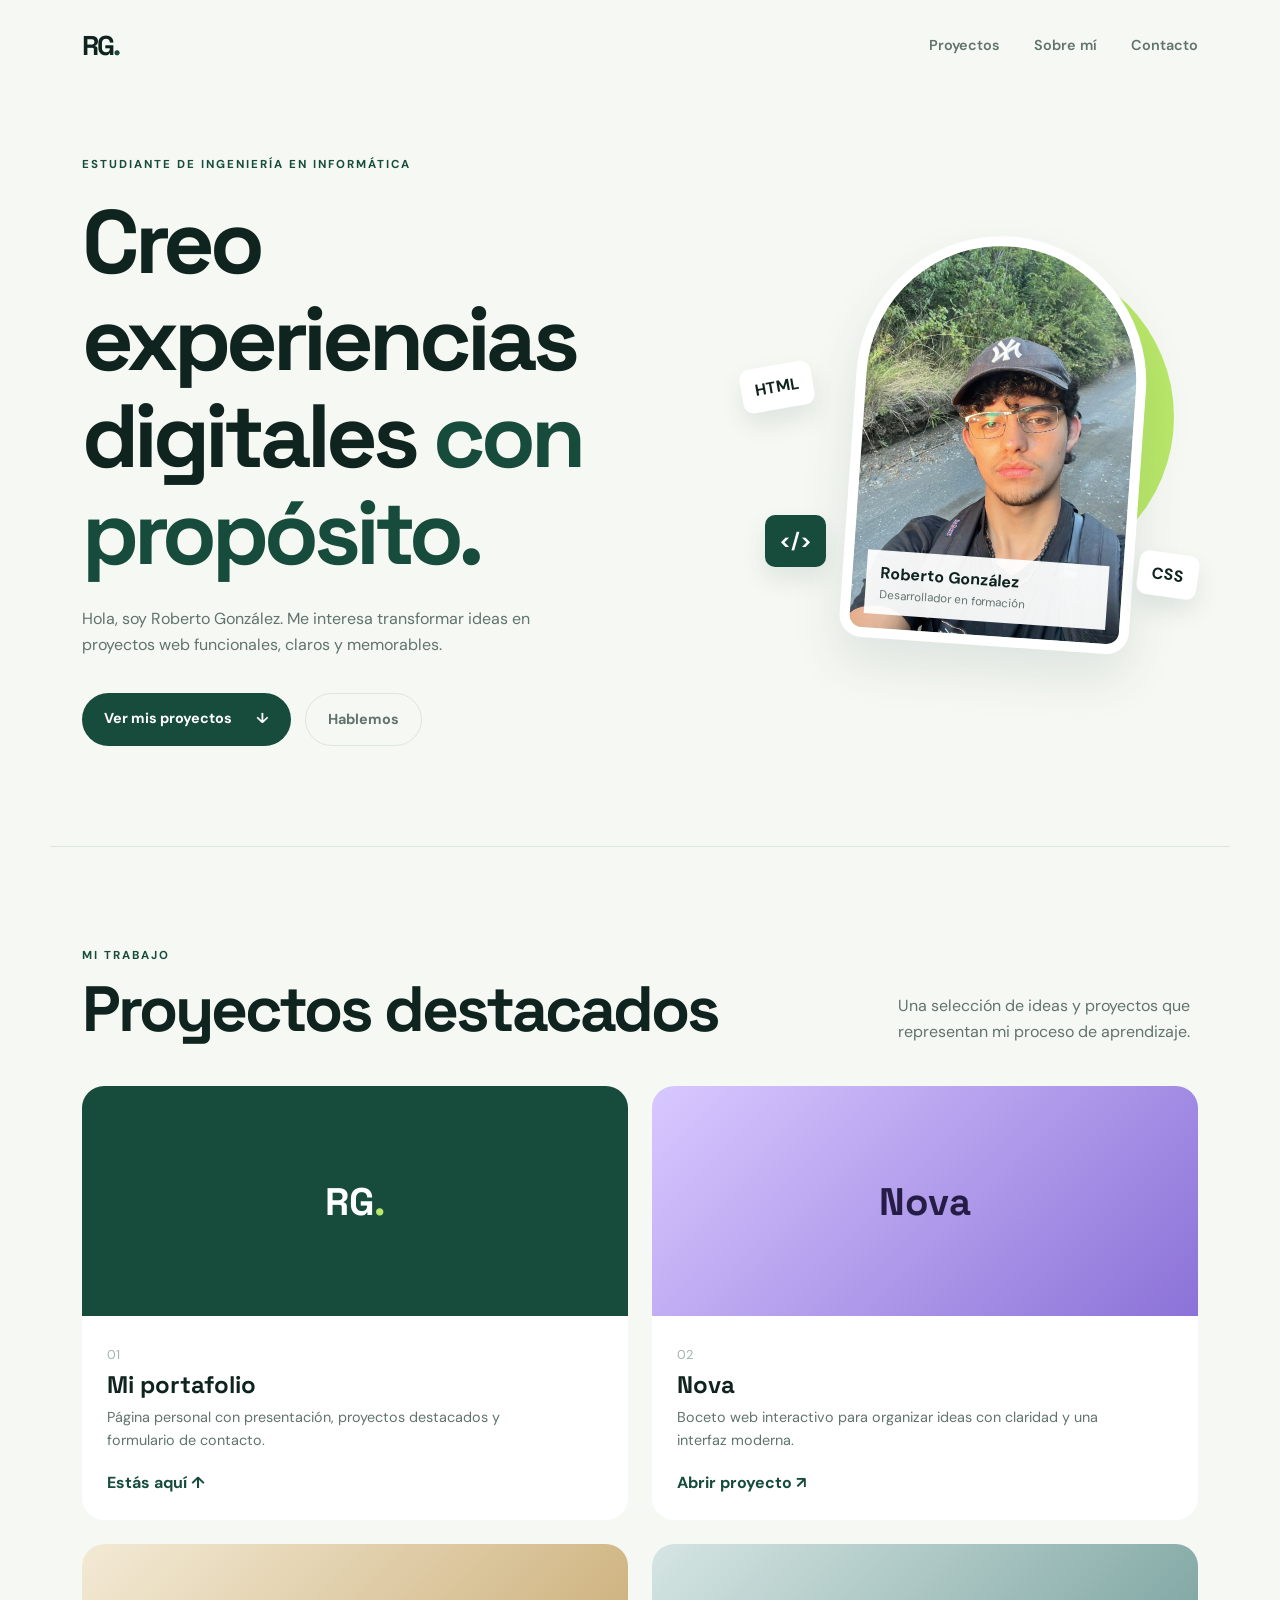
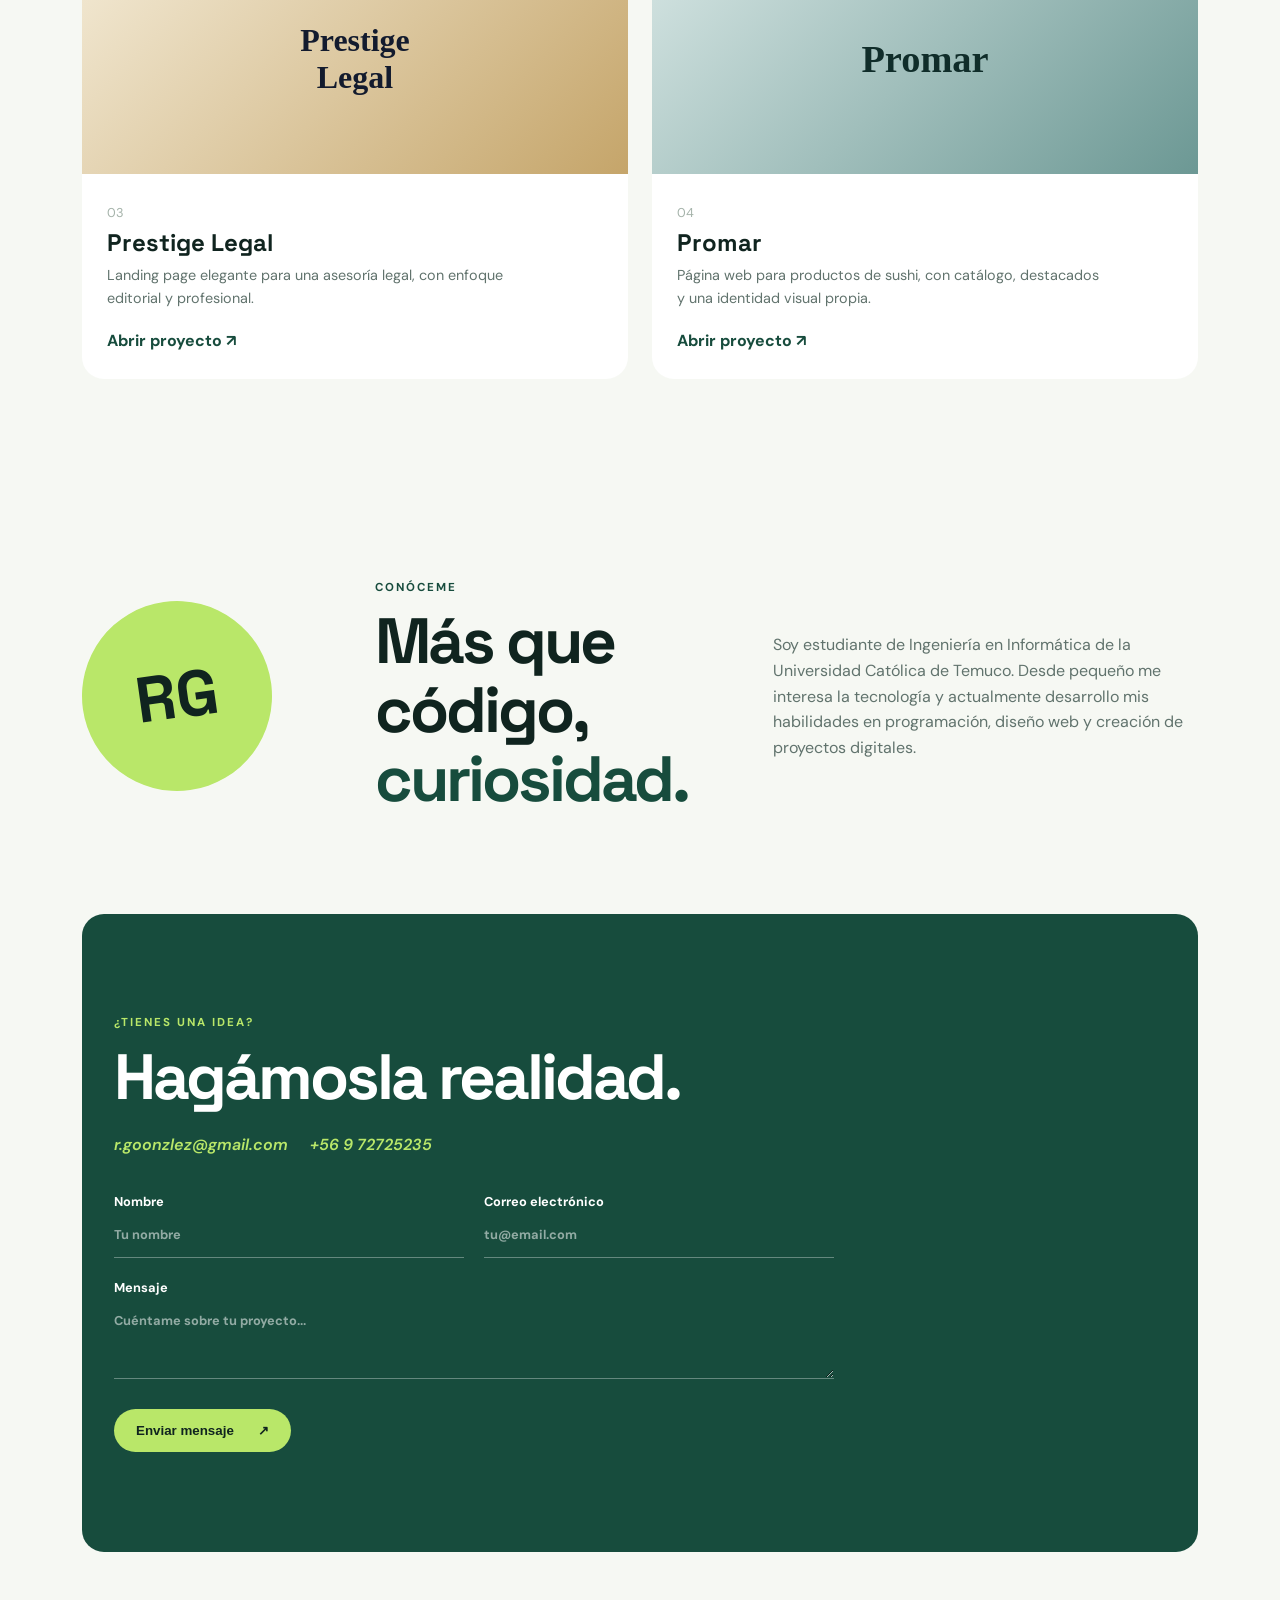
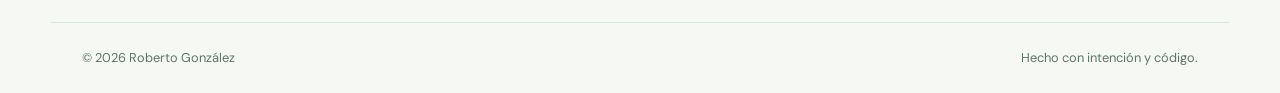
<file: index.html>
<!DOCTYPE html>
<html lang="es">
<head>
    <meta charset="UTF-8">
    <meta name="viewport" content="width=device-width, initial-scale=1.0">
    <meta name="description" content="Portafolio personal de Roberto González, estudiante de ingeniería en informática.">
    <title>Roberto González | Portafolio</title>
    <link rel="stylesheet" href="styles.css">
</head>
<body>
    <header class="site-header">
        <a class="logo" href="#inicio" aria-label="Ir al inicio">RG<span>.</span></a>
        <nav aria-label="Navegación principal">
            <a href="#proyectos">Proyectos</a>
            <a href="#sobre-mi">Sobre mí</a>
            <a href="#contacto">Contacto</a>
        </nav>
    </header>

    <main>
        <section class="hero" id="inicio" aria-labelledby="titulo-principal">
            <article class="hero-copy">
                <p class="eyebrow">Estudiante de ingeniería en informática</p>
                <h1 id="titulo-principal">Creo experiencias digitales <span>con propósito.</span></h1>
                <p class="hero-text">Hola, soy Roberto González. Me interesa transformar ideas en proyectos web funcionales, claros y memorables.</p>
                <nav class="hero-actions" aria-label="Acciones de presentación">
                    <a class="button button-primary" href="#proyectos">Ver mis proyectos <span aria-hidden="true">↓</span></a>
                    <a class="button button-ghost" href="#contacto">Hablemos</a>
                </nav>
            </article>

            <aside class="profile-wrap" aria-label="Presentación de Roberto González">
                <span class="profile-glow" aria-hidden="true"></span>
                <figure class="profile-card">
                    <img src="foto-presentacion.jpeg" alt="Foto de Roberto González">
                    <figcaption class="profile-label"><strong>Roberto González</strong><span>Desarrollador en formación</span></figcaption>
                </figure>
                <span class="floating-tag tag-one" aria-hidden="true">HTML</span>
                <span class="floating-tag tag-two" aria-hidden="true">CSS</span>
                <span class="floating-tag tag-three" aria-hidden="true">&lt;/&gt;</span>
            </aside>
        </section>

        <section class="section projects-section" id="proyectos" aria-labelledby="titulo-proyectos">
            <header class="section-heading">
                <hgroup><p class="eyebrow">Mi trabajo</p><h2 id="titulo-proyectos">Proyectos destacados</h2></hgroup>
                <p>Una selección de ideas y proyectos que representan mi proceso de aprendizaje.</p>
            </header>
            <ul class="projects-grid">
                <li class="project-card">
                    <figure class="project-visual visual-portfolio" aria-label="Vista previa de mi portafolio"><span>RG<span>.</span></span></figure>
                    <section class="project-content"><span class="project-number">01</span><h3>Mi portafolio</h3><p>Página personal con presentación, proyectos destacados y formulario de contacto.</p><a href="#inicio" class="project-link">Estás aquí ↑</a></section>
                </li>
                <li class="project-card">
                    <figure class="project-visual visual-nova" aria-label="Vista previa del proyecto Nova"><span>Nova</span></figure>
                    <section class="project-content"><span class="project-number">02</span><h3>Nova</h3><p>Boceto web interactivo para organizar ideas con claridad y una interfaz moderna.</p><a href="proyecto%202/boceto%201.html" class="project-link">Abrir proyecto ↗</a></section>
                </li>
                <li class="project-card">
                    <figure class="project-visual visual-legal" aria-label="Vista previa de Prestige Legal"><span>Prestige<br>Legal</span></figure>
                    <section class="project-content"><span class="project-number">03</span><h3>Prestige Legal</h3><p>Landing page elegante para una asesoría legal, con enfoque editorial y profesional.</p><a href="proyecto%203-legal%20page/prestige_legal_perfil_profesional_espa_ol/code.html" class="project-link">Abrir proyecto ↗</a></section>
                </li>
                <li class="project-card">
                    <figure class="project-visual visual-promar" aria-label="Vista previa de Promar"><span>Promar</span></figure>
                    <section class="project-content"><span class="project-number">04</span><h3>Promar</h3><p>Página web para productos de sushi, con catálogo, destacados y una identidad visual propia.</p><a href="proyecto%204/index.html" class="project-link">Abrir proyecto ↗</a></section>
                </li>
            </ul>
        </section>

        <section class="section about-section" id="sobre-mi" aria-labelledby="titulo-sobre-mi">
            <p class="about-mark" aria-hidden="true">RG</p>
            <header><p class="eyebrow">Conóceme</p><h2 id="titulo-sobre-mi">Más que código,<br><span>curiosidad.</span></h2></header>
            <p class="about-text">Soy estudiante de Ingeniería en Informática de la Universidad Católica de Temuco. Desde pequeño me interesa la tecnología y actualmente desarrollo mis habilidades en programación, diseño web y creación de proyectos digitales.</p>
        </section>

        <section class="section contact-section" id="contacto" aria-labelledby="titulo-contacto">
            <p class="eyebrow">¿Tienes una idea?</p>
            <h2 id="titulo-contacto">Hagámosla realidad.</h2>
            <address class="contact-details">
                <a href="mailto:r.goonzlez@gmail.com">r.goonzlez@gmail.com</a>
                <a href="tel:+56972725235">+56 9 72725235</a>
            </address>
            <form action="mailto:r.goonzlez@gmail.com" method="post" enctype="text/plain">
                <fieldset class="form-row">
                    <legend class="visually-hidden">Datos de contacto</legend>
                    <label for="nombre">Nombre<input type="text" id="nombre" name="nombre" placeholder="Tu nombre" required></label>
                    <label for="email">Correo electrónico<input type="email" id="email" name="email" placeholder="tu@email.com" required></label>
                </fieldset>
                <label for="mensaje">Mensaje<textarea id="mensaje" name="mensaje" placeholder="Cuéntame sobre tu proyecto..." required></textarea></label>
                <button class="button button-primary" type="submit">Enviar mensaje <span aria-hidden="true">↗</span></button>
            </form>
        </section>
    </main>

    <footer>
        <p>© 2026 Roberto González</p>
        <p>Hecho con intención y código.</p>
    </footer>
</body>
</html>
</file>
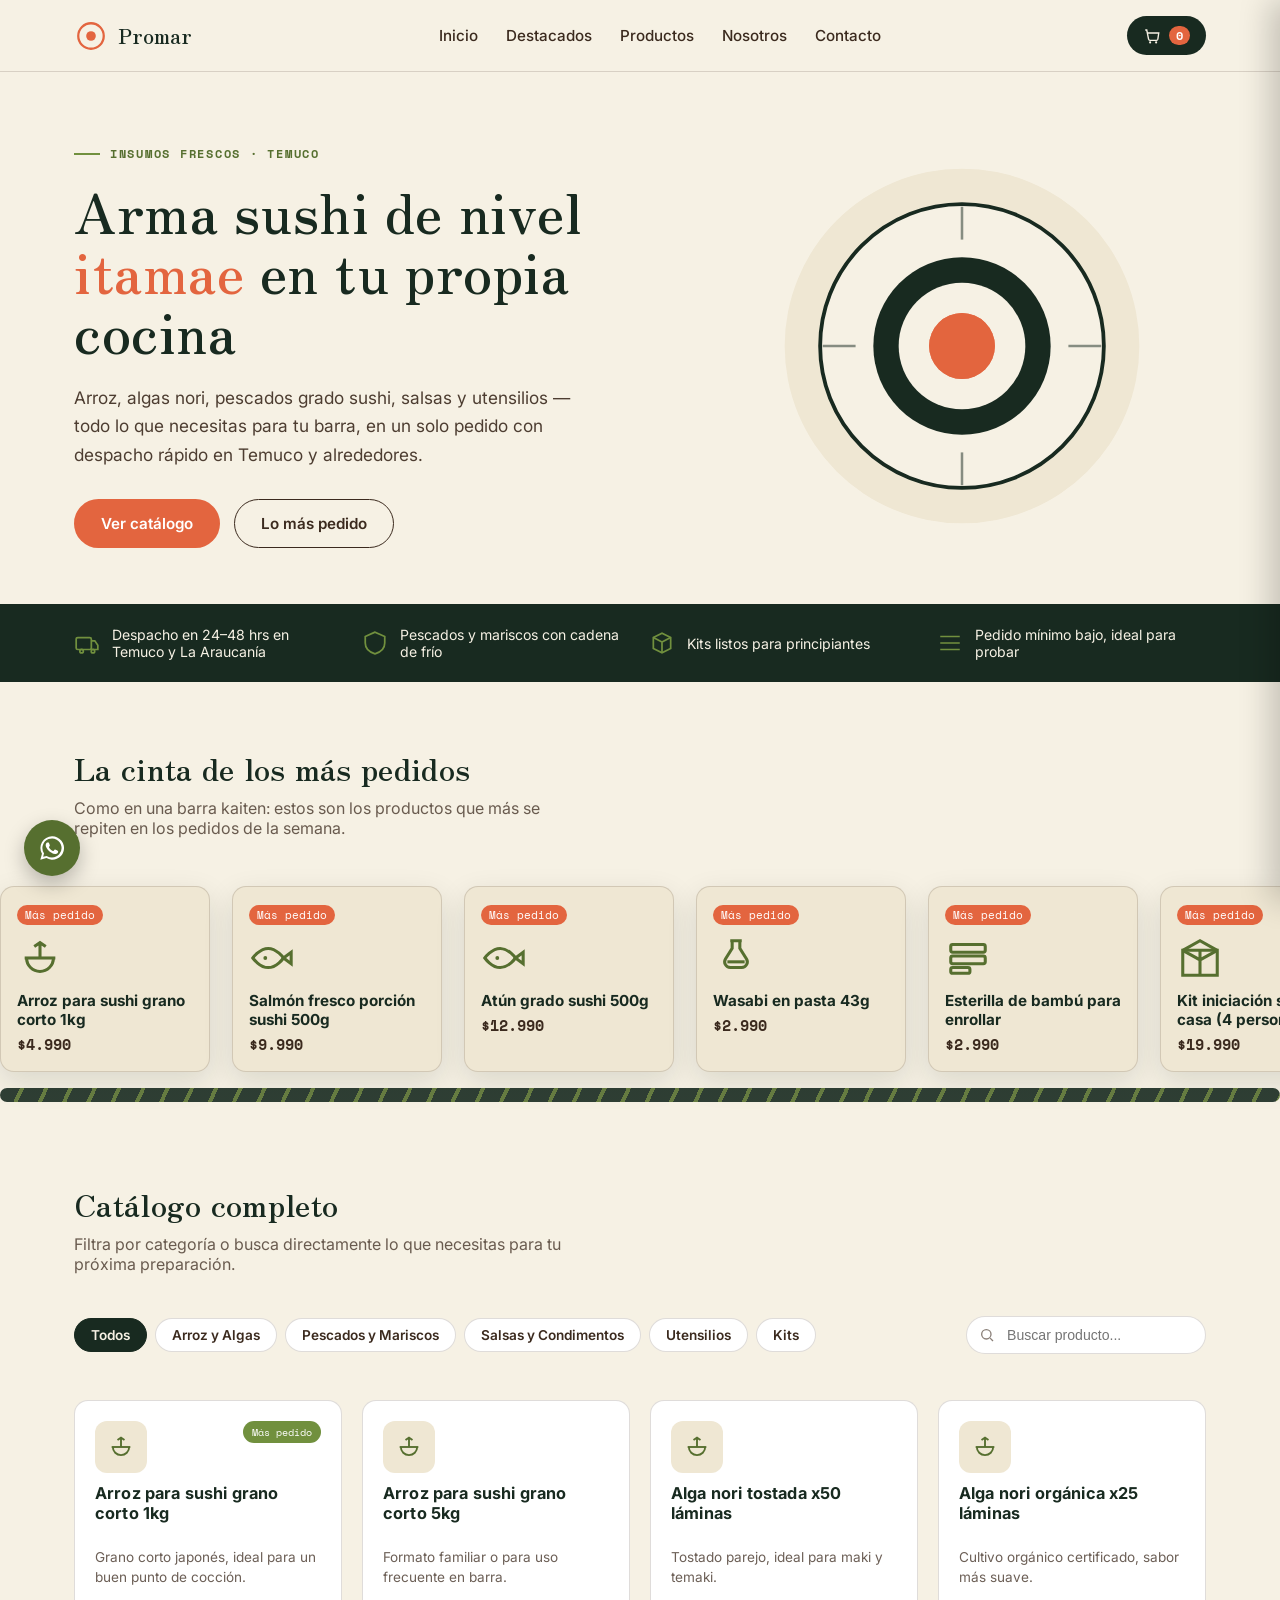
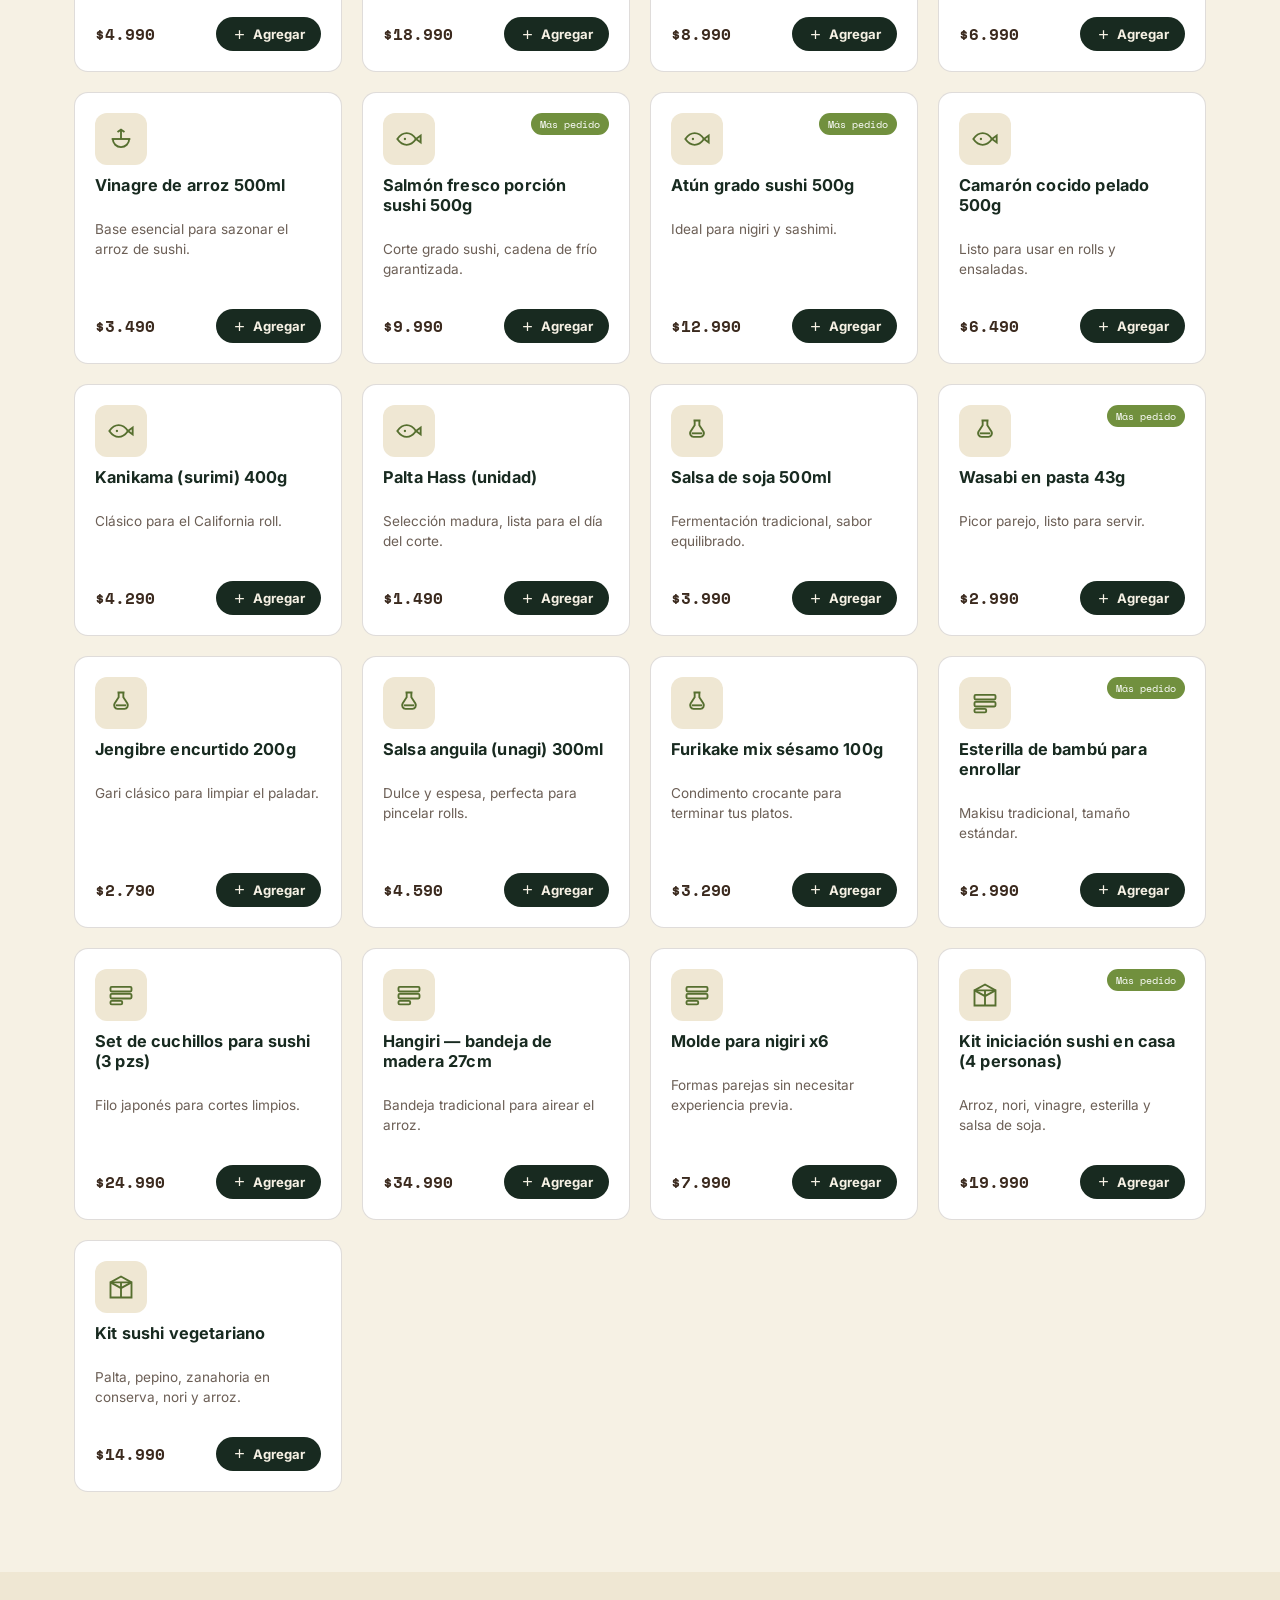
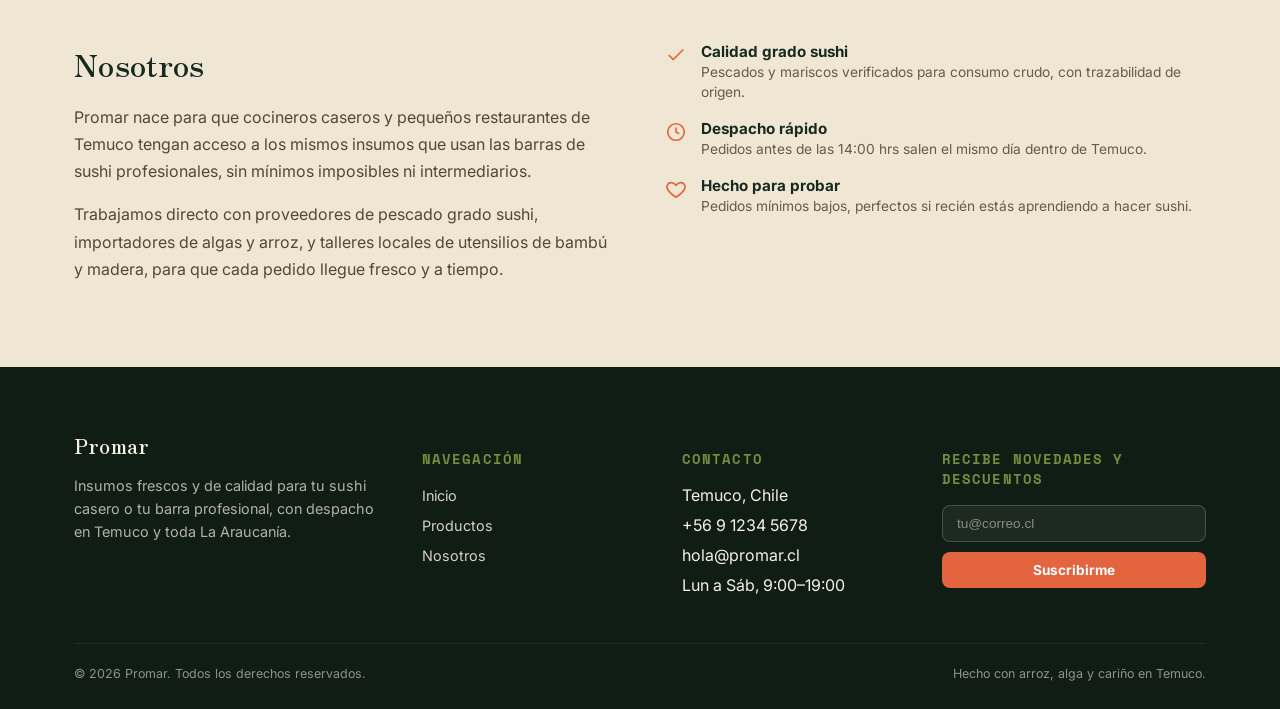
<file: proyecto 4/index.html>
<!DOCTYPE html>
<html lang="es">
<head>
<meta charset="UTF-8">
<meta name="viewport" content="width=device-width, initial-scale=1.0">
<title>Promar — Todo para tu barra de sushi</title>
<link rel="preconnect" href="https://fonts.googleapis.com">
<link href="https://fonts.googleapis.com/css2?family=Zen+Old+Mincho:wght@500;700&family=Inter:wght@400;500;600;700&family=Space+Mono:wght@400;700&display=swap" rel="stylesheet">
<link rel="stylesheet" href="styles.css">
</head>
<body>

<header>
  <div class="nav-row wrap">
    <div class="brand">
      <svg viewBox="0 0 24 24" fill="none" stroke="currentColor" stroke-width="1.6"><circle cx="12" cy="12" r="9"/><circle cx="12" cy="12" r="3.4" fill="currentColor" stroke="none"/></svg>
      <span class="brand-name">Promar</span>
    </div>
    <nav class="links" id="navLinks">
      <a href="#inicio">Inicio</a>
      <a href="#destacados">Destacados</a>
      <a href="#productos">Productos</a>
      <a href="#nosotros">Nosotros</a>
      <a href="#contacto">Contacto</a>
    </nav>
    <div class="nav-actions">
      <button class="cart-btn" id="cartOpenBtn" aria-haspopup="dialog">
        <svg viewBox="0 0 24 24" fill="none" stroke="currentColor" stroke-width="1.8"><path d="M3 4h2l2.4 12.2a2 2 0 0 0 2 1.6h8.4a2 2 0 0 0 2-1.6L21 8H6"/><circle cx="9.5" cy="20.5" r="1.4" fill="currentColor" stroke="none"/><circle cx="17.5" cy="20.5" r="1.4" fill="currentColor" stroke="none"/></svg>
        <span class="cart-count" id="cartCount">0</span>
      </button>
      <button class="menu-toggle" id="menuToggle" aria-label="Abrir menú" aria-expanded="false">
        <svg viewBox="0 0 24 24" fill="none" stroke="currentColor" stroke-width="1.8"><path d="M4 6h16M4 12h16M4 18h16"/></svg>
      </button>
    </div>
  </div>
</header>

<main>
  <!-- HERO -->
  <section class="hero" id="inicio">
    <div class="wrap">
      <div>
        <div class="eyebrow">Insumos frescos · Temuco</div>
        <h1>Arma sushi de nivel <em>itamae</em> en tu propia cocina</h1>
        <p class="lead">Arroz, algas nori, pescados grado sushi, salsas y utensilios — todo lo que necesitas para tu barra, en un solo pedido con despacho rápido en Temuco y alrededores.</p>
        <div class="btn-row">
          <a href="#productos" class="btn btn-primary">Ver catálogo</a>
          <a href="#destacados" class="btn btn-ghost">Lo más pedido</a>
        </div>
      </div>
      <div class="hero-art">
        <svg class="roll-plate" viewBox="0 0 300 300" fill="none">
          <circle cx="150" cy="150" r="140" fill="#EFE7D3"/>
          <circle cx="150" cy="150" r="112" fill="#F6F1E4" stroke="#182A20" stroke-width="3"/>
          <circle cx="150" cy="150" r="70" fill="#182A20"/>
          <circle cx="150" cy="150" r="50" fill="#F6F1E4"/>
          <circle cx="150" cy="150" r="26" fill="#E3653F"/>
          <circle cx="150" cy="150" r="26" fill="#E3653F" opacity="0.85"/>
          <g stroke="#182A20" stroke-width="2" opacity="0.5">
            <line x1="40" y1="150" x2="66" y2="150"/>
            <line x1="234" y1="150" x2="260" y2="150"/>
            <line x1="150" y1="40" x2="150" y2="66"/>
            <line x1="150" y1="234" x2="150" y2="260"/>
          </g>
        </svg>
      </div>
    </div>
  </section>

  <!-- TRUST BAR -->
  <section class="trust">
    <div class="wrap">
      <div class="trust-item">
        <svg viewBox="0 0 24 24" fill="none" stroke="currentColor" stroke-width="1.6"><rect x="2" y="7" width="14" height="11" rx="1.5"/><path d="M16 10h3.2L22 14v4h-6"/><circle cx="7" cy="19.5" r="1.6"/><circle cx="17.5" cy="19.5" r="1.6"/></svg>
        <span>Despacho en 24–48 hrs en Temuco y La Araucanía</span>
      </div>
      <div class="trust-item">
        <svg viewBox="0 0 24 24" fill="none" stroke="currentColor" stroke-width="1.6"><path d="M12 2 3 6v6c0 5 4 8.5 9 10 5-1.5 9-5 9-10V6z"/></svg>
        <span>Pescados y mariscos con cadena de frío</span>
      </div>
      <div class="trust-item">
        <svg viewBox="0 0 24 24" fill="none" stroke="currentColor" stroke-width="1.6"><path d="M20 7 12 3 4 7v10l8 4 8-4z"/><path d="M4 7l8 4 8-4M12 11v10"/></svg>
        <span>Kits listos para principiantes</span>
      </div>
      <div class="trust-item">
        <svg viewBox="0 0 24 24" fill="none" stroke="currentColor" stroke-width="1.6"><path d="M3 12h18M3 6h18M3 18h18"/></svg>
        <span>Pedido mínimo bajo, ideal para probar</span>
      </div>
    </div>
  </section>

  <!-- CINTA DESTACADOS -->
  <section class="cinta-section" id="destacados">
    <div class="wrap">
      <div class="section-head">
        <div>
          <h2>La cinta de los más pedidos</h2>
          <p>Como en una barra kaiten: estos son los productos que más se repiten en los pedidos de la semana.</p>
        </div>
      </div>
    </div>
    <div class="belt-outer">
      <div class="belt-track" id="beltTrack"></div>
      <div class="belt-base"></div>
    </div>
  </section>

  <!-- PRODUCTOS -->
  <section class="productos" id="productos">
    <div class="wrap">
      <div class="section-head">
        <div>
          <h2>Catálogo completo</h2>
          <p>Filtra por categoría o busca directamente lo que necesitas para tu próxima preparación.</p>
        </div>
      </div>
      <div class="filter-row">
        <div class="pills" id="pillRow"></div>
        <div class="search-box">
          <svg viewBox="0 0 24 24" fill="none" stroke="currentColor" stroke-width="2"><circle cx="11" cy="11" r="7"/><path d="m21 21-4.3-4.3"/></svg>
          <input type="text" id="searchInput" placeholder="Buscar producto...">
        </div>
      </div>
      <div class="grid" id="productGrid"></div>
    </div>
  </section>

  <!-- NOSOTROS -->
  <section class="nosotros" id="nosotros">
    <div class="wrap">
      <div>
        <h2>Nosotros</h2>
        <p>Promar nace para que cocineros caseros y pequeños restaurantes de Temuco tengan acceso a los mismos insumos que usan las barras de sushi profesionales, sin mínimos imposibles ni intermediarios.</p>
        <p>Trabajamos directo con proveedores de pescado grado sushi, importadores de algas y arroz, y talleres locales de utensilios de bambú y madera, para que cada pedido llegue fresco y a tiempo.</p>
      </div>
      <ul class="valores">
        <li>
          <svg viewBox="0 0 24 24" fill="none" stroke="currentColor" stroke-width="1.8"><path d="M20 6 9 17l-5-5"/></svg>
          <div><strong>Calidad grado sushi</strong><span>Pescados y mariscos verificados para consumo crudo, con trazabilidad de origen.</span></div>
        </li>
        <li>
          <svg viewBox="0 0 24 24" fill="none" stroke="currentColor" stroke-width="1.8"><circle cx="12" cy="12" r="9"/><path d="M12 7v5l3.5 2"/></svg>
          <div><strong>Despacho rápido</strong><span>Pedidos antes de las 14:00 hrs salen el mismo día dentro de Temuco.</span></div>
        </li>
        <li>
          <svg viewBox="0 0 24 24" fill="none" stroke="currentColor" stroke-width="1.8"><path d="M12 21s-7-4.6-9.3-9C1.2 8.6 3 5 6.6 5 9 5 11 6.6 12 8c1-1.4 3-3 5.4-3 3.6 0 5.4 3.6 3.9 7-2.3 4.4-9.3 9-9.3 9z"/></svg>
          <div><strong>Hecho para probar</strong><span>Pedidos mínimos bajos, perfectos si recién estás aprendiendo a hacer sushi.</span></div>
        </li>
      </ul>
    </div>
  </section>
</main>

<!-- FOOTER / CONTACTO -->
<footer id="contacto">
  <div class="wrap">
    <div class="foot-grid">
      <div>
        <span class="brand-name display">Promar</span>
        <p class="blurb">Insumos frescos y de calidad para tu sushi casero o tu barra profesional, con despacho en Temuco y toda La Araucanía.</p>
      </div>
      <div>
        <h4>Navegación</h4>
        <ul>
          <li><a href="#inicio">Inicio</a></li>
          <li><a href="#productos">Productos</a></li>
          <li><a href="#nosotros">Nosotros</a></li>
        </ul>
      </div>
      <div>
        <h4>Contacto</h4>
        <ul>
          <li>Temuco, Chile</li>
          <li>+56 9 1234 5678</li>
          <li>hola@promar.cl</li>
          <li>Lun a Sáb, 9:00–19:00</li>
        </ul>
      </div>
      <div>
        <h4>Recibe novedades y descuentos</h4>
        <form class="contact-form" id="newsletterForm">
          <input type="email" required placeholder="tu@correo.cl" id="newsletterEmail">
          <button type="submit">Suscribirme</button>
        </form>
      </div>
    </div>
    <div class="foot-bottom">
      <span>© 2026 Promar. Todos los derechos reservados.</span>
      <span>Hecho con arroz, alga y cariño en Temuco.</span>
    </div>
  </div>
</footer>

<!-- WHATSAPP FLOAT -->
<button class="wa-float" id="waFloat" aria-label="Escribir por WhatsApp">
  <svg viewBox="0 0 24 24" fill="currentColor"><path d="M12 2a10 10 0 0 0-8.6 15L2 22l5.2-1.4A10 10 0 1 0 12 2Zm0 18.2a8.1 8.1 0 0 1-4.2-1.2l-.3-.2-3.1.8.8-3-.2-.3A8.2 8.2 0 1 1 12 20.2Zm4.5-6.1c-.2-.1-1.5-.7-1.7-.8-.2-.1-.4-.1-.6.1-.2.2-.6.8-.8 1-.1.2-.3.2-.5.1-.2-.1-1.1-.4-2.1-1.3-.8-.7-1.3-1.5-1.4-1.8-.1-.2 0-.4.1-.5l.4-.4c.1-.1.2-.3.2-.4.1-.2 0-.3 0-.5s-.6-1.5-.8-2c-.2-.5-.4-.4-.6-.4h-.5c-.2 0-.5.1-.7.3-.2.2-.9.9-.9 2.2s.9 2.5 1.1 2.7c.1.2 1.9 2.9 4.6 4 .6.3 1.1.4 1.5.6.6.2 1.2.2 1.6.1.5-.1 1.5-.6 1.7-1.2.2-.6.2-1.1.1-1.2-.1-.1-.2-.2-.4-.3Z"/></svg>
</button>

<!-- CART DRAWER -->
<div class="overlay" id="overlay"></div>
<aside class="drawer" id="cartDrawer" role="dialog" aria-label="Carrito de compra">
  <div class="drawer-head">
    <h3>Tu pedido</h3>
    <button class="drawer-close" id="drawerClose" aria-label="Cerrar carrito">
      <svg viewBox="0 0 24 24" fill="none" stroke="currentColor" stroke-width="1.8"><path d="M6 6l12 12M18 6 6 18"/></svg>
    </button>
  </div>
  <div class="drawer-items" id="drawerItems"></div>
  <div class="drawer-foot">
    <div class="subtotal-row"><span>Subtotal</span><span class="mono" id="subtotalVal">$0</span></div>
    <button class="checkout-btn" id="checkoutBtn" disabled>
      <svg viewBox="0 0 24 24" fill="currentColor"><path d="M12 2a10 10 0 0 0-8.6 15L2 22l5.2-1.4A10 10 0 1 0 12 2Z"/></svg>
      Cotizar por WhatsApp
    </button>
  </div>
</aside>

<script src="script.js"></script>
</body>
</html>
</file>
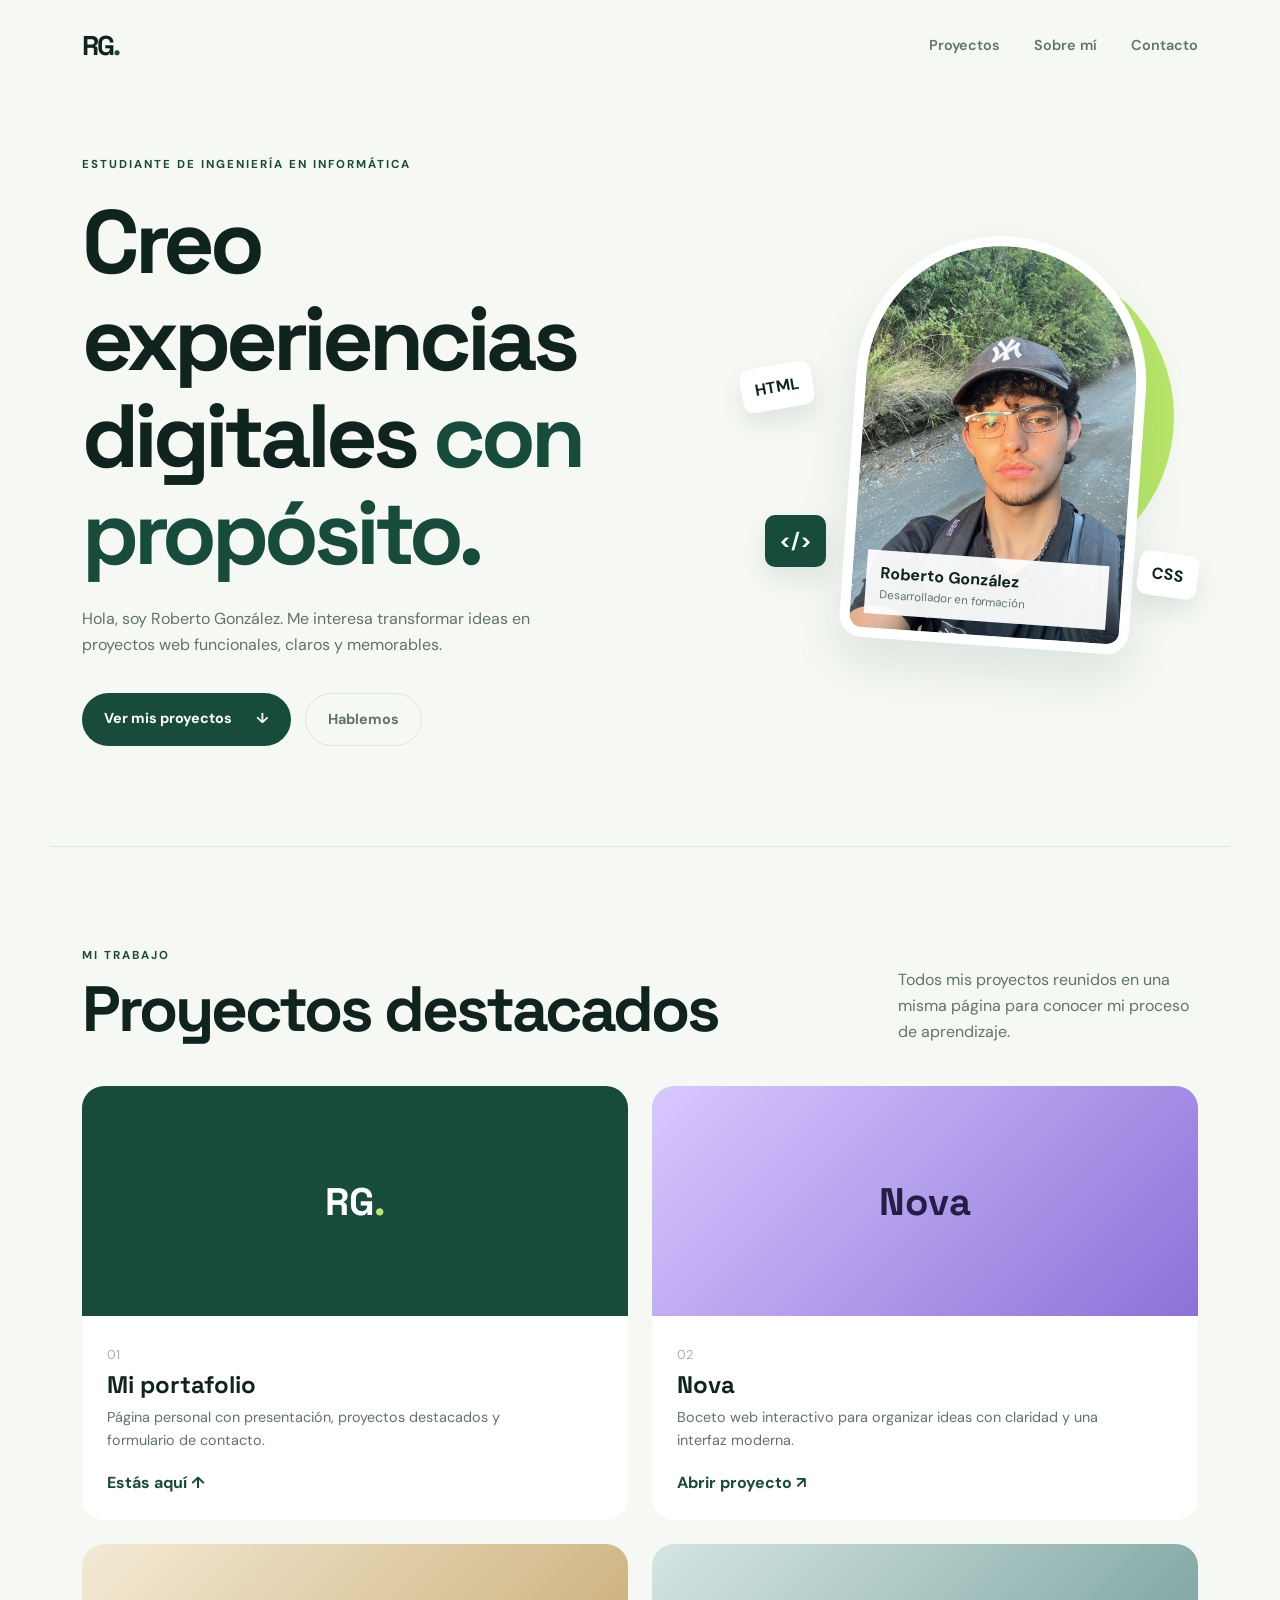
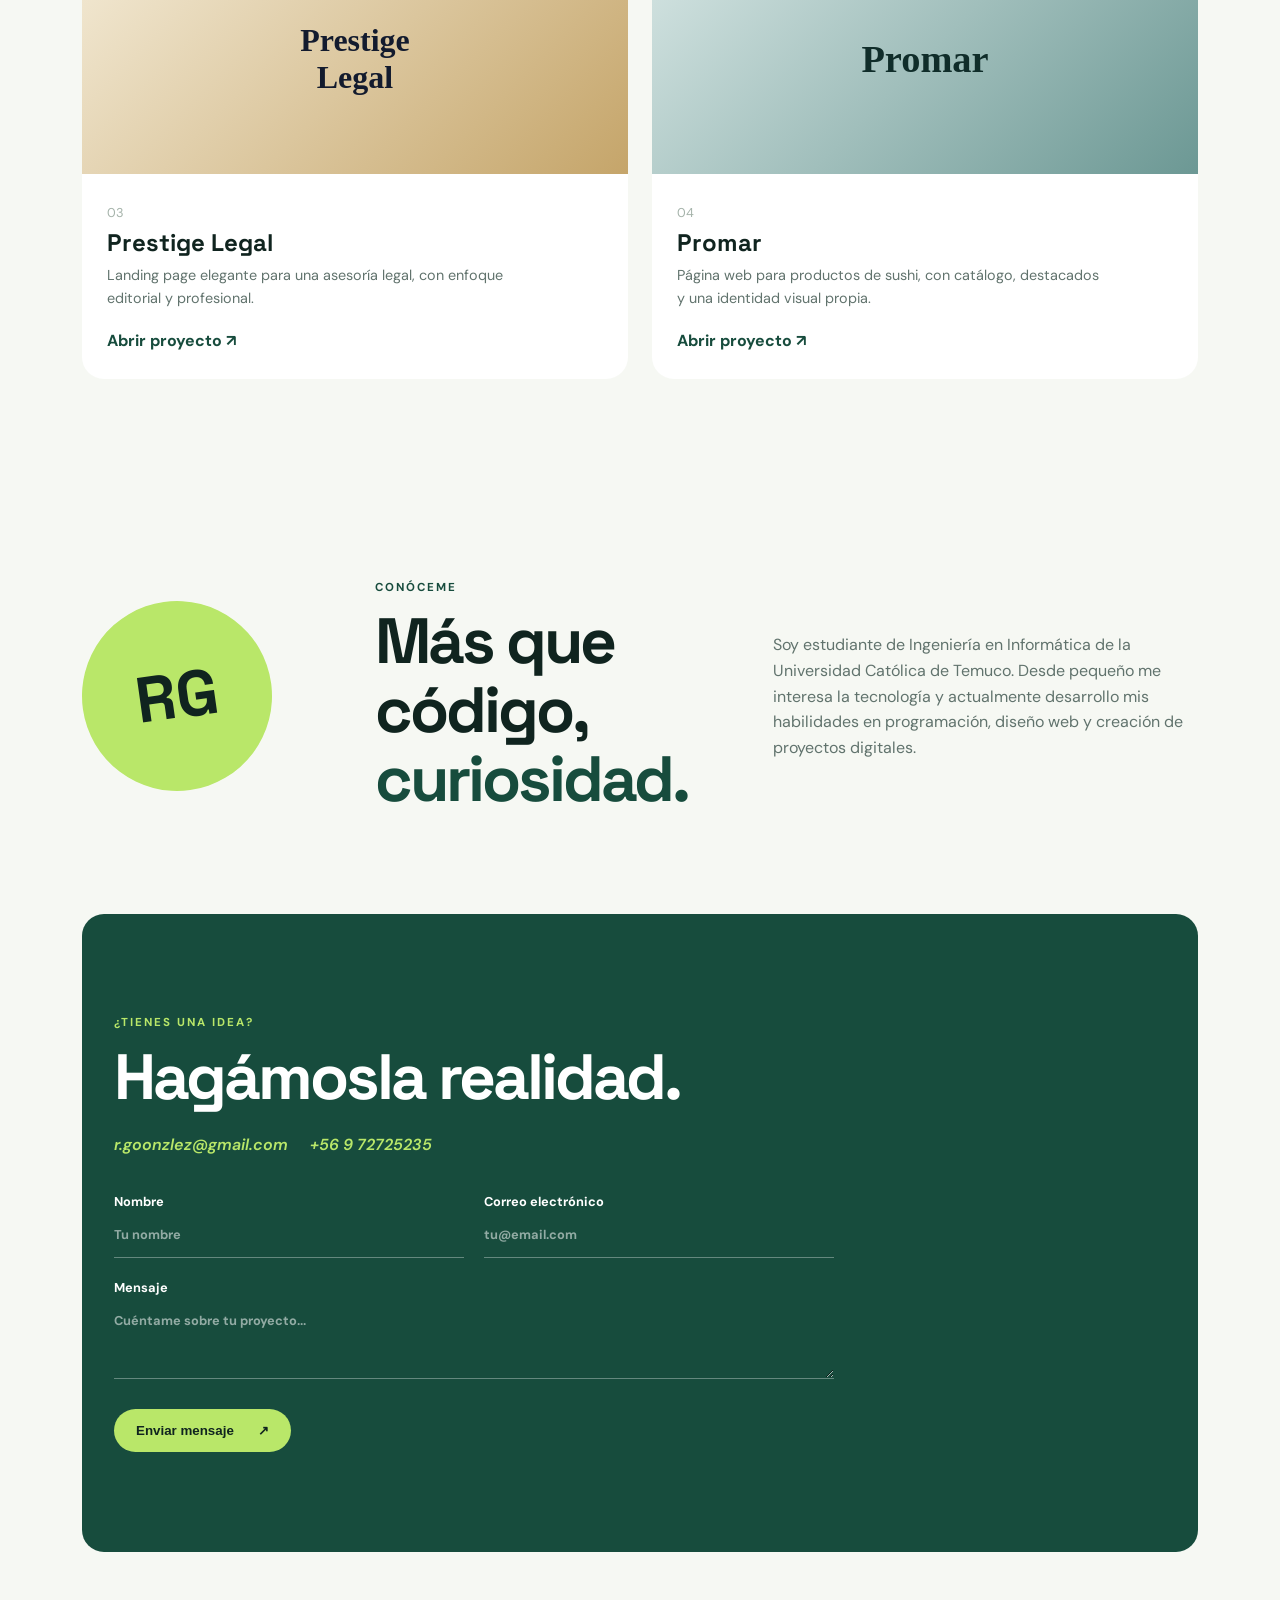
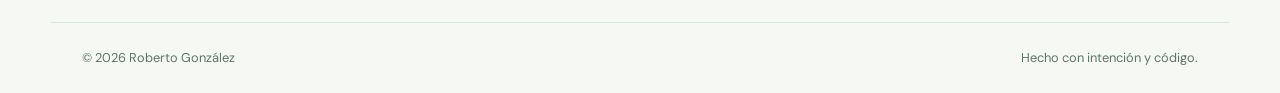
<file: Backend 2/proyecto de frontend/index.html>
<!DOCTYPE html>
<html lang="es">
<head>
    <meta charset="UTF-8">
    <meta name="viewport" content="width=device-width, initial-scale=1.0">
    <meta name="description" content="Portafolio personal de Roberto González, estudiante de ingeniería en informática.">
    <title>Roberto González | Portafolio</title>
    <link rel="stylesheet" href="styles.css">
</head>
<body>
    <header class="site-header">
        <a class="logo" href="#inicio" aria-label="Ir al inicio">RG<span>.</span></a>
        <nav aria-label="Navegación principal">
            <a href="#proyectos">Proyectos</a>
            <a href="#sobre-mi">Sobre mí</a>
            <a href="#contacto">Contacto</a>
        </nav>
    </header>

    <main>
        <section class="hero" id="inicio" aria-labelledby="titulo-principal">
            <article class="hero-copy">
                <p class="eyebrow">Estudiante de ingeniería en informática</p>
                <h1 id="titulo-principal">Creo experiencias digitales <span>con propósito.</span></h1>
                <p class="hero-text">Hola, soy Roberto González. Me interesa transformar ideas en proyectos web funcionales, claros y memorables.</p>
                <nav class="hero-actions" aria-label="Acciones de presentación">
                    <a class="button button-primary" href="#proyectos">Ver mis proyectos <span aria-hidden="true">↓</span></a>
                    <a class="button button-ghost" href="#contacto">Hablemos</a>
                </nav>
            </article>

            <aside class="profile-wrap" aria-label="Presentación de Roberto González">
                <span class="profile-glow" aria-hidden="true"></span>
                <figure class="profile-card">
                    <img src="foto-presentacion.jpeg" alt="Foto de Roberto González">
                    <figcaption class="profile-label"><strong>Roberto González</strong><span>Desarrollador en formación</span></figcaption>
                </figure>
                <span class="floating-tag tag-one" aria-hidden="true">HTML</span>
                <span class="floating-tag tag-two" aria-hidden="true">CSS</span>
                <span class="floating-tag tag-three" aria-hidden="true">&lt;/&gt;</span>
            </aside>
        </section>

        <section class="section projects-section" id="proyectos" aria-labelledby="titulo-proyectos">
            <header class="section-heading">
                <hgroup><p class="eyebrow">Mi trabajo</p><h2 id="titulo-proyectos">Proyectos destacados</h2></hgroup>
                <p>Todos mis proyectos reunidos en una misma página para conocer mi proceso de aprendizaje.</p>
            </header>
            <ul class="projects-grid">
                <li class="project-card">
                    <figure class="project-visual visual-portfolio" aria-label="Vista previa de mi portafolio"><span>RG<span>.</span></span></figure>
                    <section class="project-content"><span class="project-number">01</span><h3>Mi portafolio</h3><p>Página personal con presentación, proyectos destacados y formulario de contacto.</p><a href="#inicio" class="project-link">Estás aquí ↑</a></section>
                </li>
                <li class="project-card">
                    <figure class="project-visual visual-nova" aria-label="Vista previa del proyecto Nova"><span>Nova</span></figure>
                    <section class="project-content"><span class="project-number">02</span><h3>Nova</h3><p>Boceto web interactivo para organizar ideas con claridad y una interfaz moderna.</p><a href="proyecto%202/boceto%201.html" class="project-link">Abrir proyecto ↗</a></section>
                </li>
                <li class="project-card">
                    <figure class="project-visual visual-legal" aria-label="Vista previa de Prestige Legal"><span>Prestige<br>Legal</span></figure>
                    <section class="project-content"><span class="project-number">03</span><h3>Prestige Legal</h3><p>Landing page elegante para una asesoría legal, con enfoque editorial y profesional.</p><a href="proyecto%203-legal%20page/prestige_legal_perfil_profesional_espa_ol/code.html" class="project-link">Abrir proyecto ↗</a></section>
                </li>
                <li class="project-card">
                    <figure class="project-visual visual-promar" aria-label="Vista previa de Promar"><span>Promar</span></figure>
                    <section class="project-content"><span class="project-number">04</span><h3>Promar</h3><p>Página web para productos de sushi, con catálogo, destacados y una identidad visual propia.</p><a href="proyecto%204/index.html" class="project-link">Abrir proyecto ↗</a></section>
                </li>
            </ul>
        </section>

        <section class="section about-section" id="sobre-mi" aria-labelledby="titulo-sobre-mi">
            <p class="about-mark" aria-hidden="true">RG</p>
            <header><p class="eyebrow">Conóceme</p><h2 id="titulo-sobre-mi">Más que código,<br><span>curiosidad.</span></h2></header>
            <p class="about-text">Soy estudiante de Ingeniería en Informática de la Universidad Católica de Temuco. Desde pequeño me interesa la tecnología y actualmente desarrollo mis habilidades en programación, diseño web y creación de proyectos digitales.</p>
        </section>

        <section class="section contact-section" id="contacto" aria-labelledby="titulo-contacto">
            <p class="eyebrow">¿Tienes una idea?</p>
            <h2 id="titulo-contacto">Hagámosla realidad.</h2>
            <address class="contact-details">
                <a href="mailto:r.goonzlez@gmail.com">r.goonzlez@gmail.com</a>
                <a href="tel:+56972725235">+56 9 72725235</a>
            </address>
            <form action="mailto:r.goonzlez@gmail.com" method="post" enctype="text/plain">
                <fieldset class="form-row">
                    <legend class="visually-hidden">Datos de contacto</legend>
                    <label for="nombre">Nombre<input type="text" id="nombre" name="nombre" placeholder="Tu nombre" required></label>
                    <label for="email">Correo electrónico<input type="email" id="email" name="email" placeholder="tu@email.com" required></label>
                </fieldset>
                <label for="mensaje">Mensaje<textarea id="mensaje" name="mensaje" placeholder="Cuéntame sobre tu proyecto..." required></textarea></label>
                <button class="button button-primary" type="submit">Enviar mensaje <span aria-hidden="true">↗</span></button>
            </form>
        </section>
    </main>

    <footer>
        <p>© 2026 Roberto González</p>
        <p>Hecho con intención y código.</p>
    </footer>
</body>
</html>
</file>
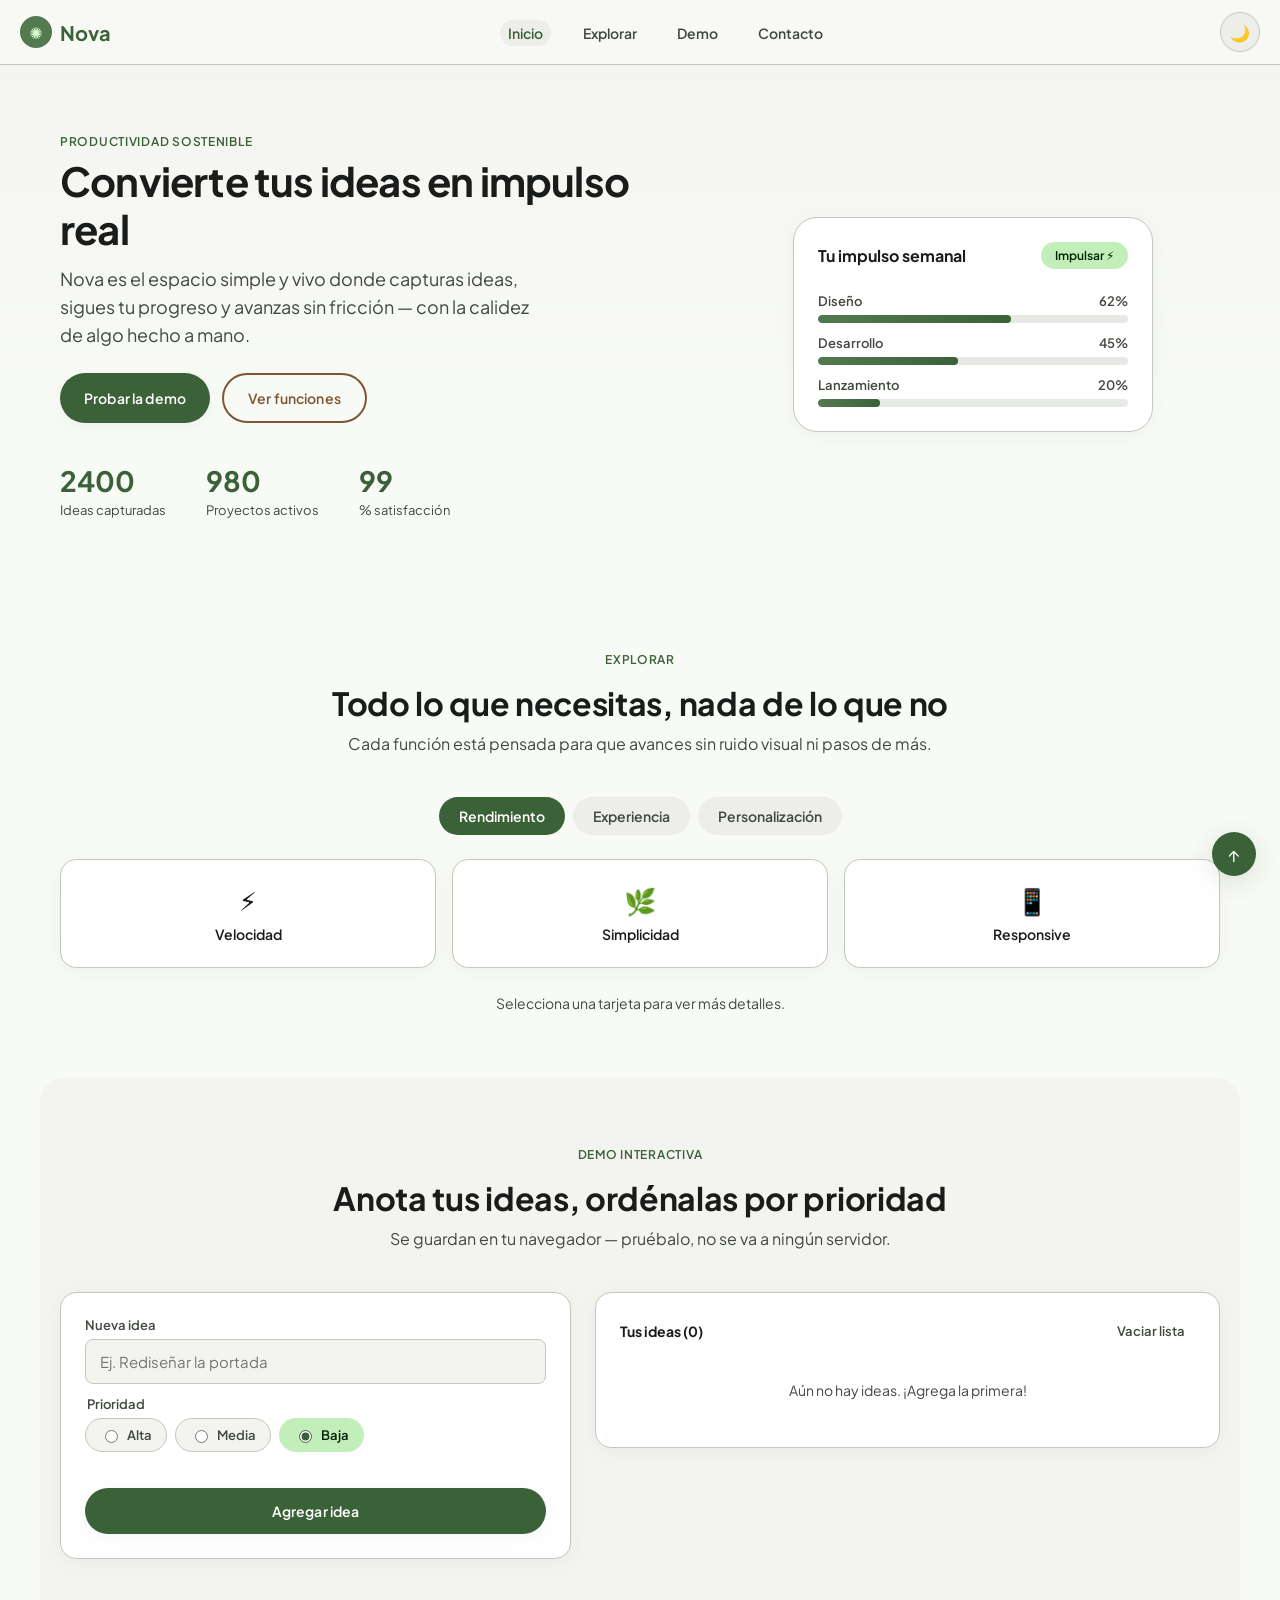
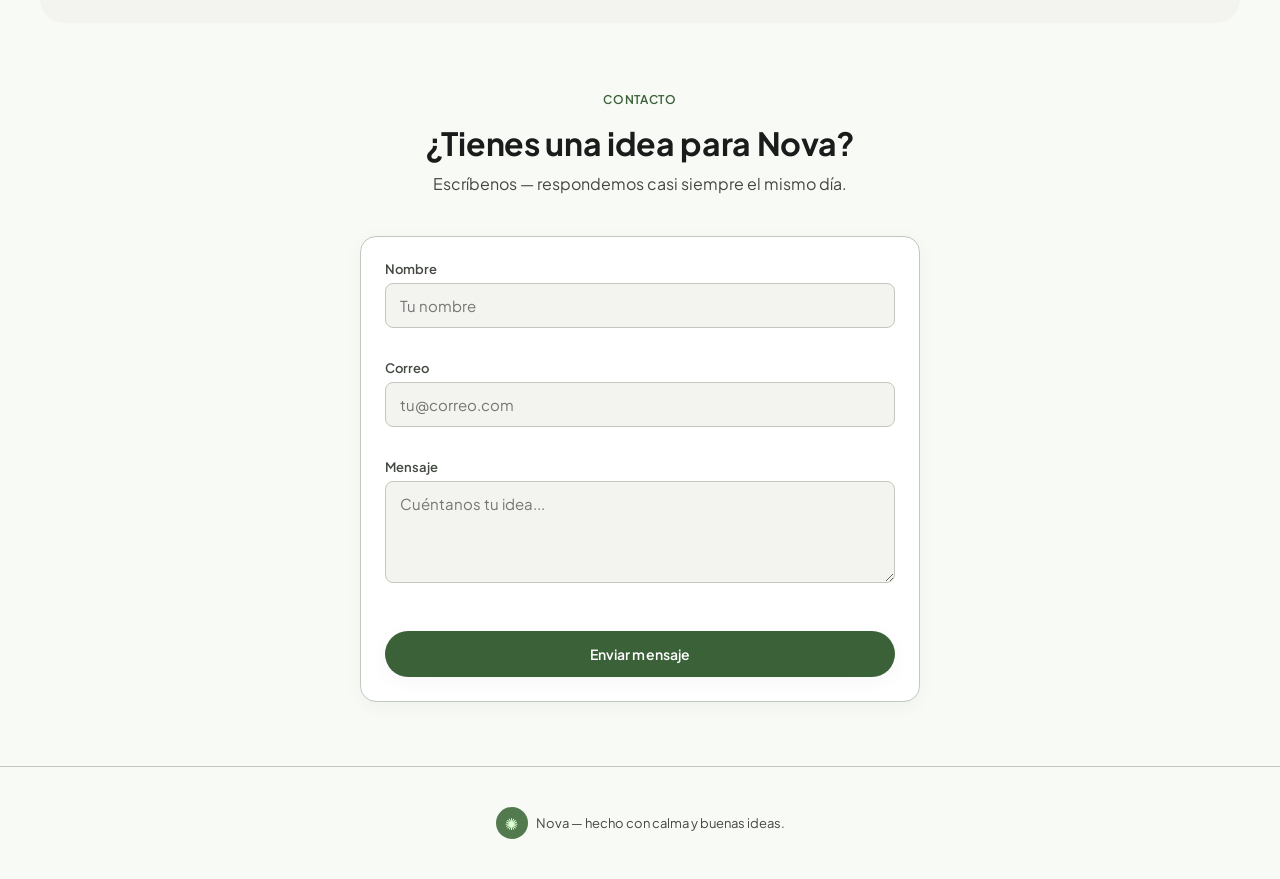
<file: proyecto 2/boceto 1.html>
<!DOCTYPE html>
<html lang="es" data-theme="light">
<head>
<meta charset="UTF-8" />
<meta name="viewport" content="width=device-width, initial-scale=1.0" />
<title>Nova — Ideas claras, productos vivos</title>
<link rel="preconnect" href="https://fonts.googleapis.com">
<link rel="preconnect" href="https://fonts.gstatic.com" crossorigin>
<link href="https://fonts.googleapis.com/css2?family=Plus+Jakarta+Sans:ital,wght@0,400;0,500;0,600;0,700;0,800;1,400&display=swap" rel="stylesheet">
<link rel="stylesheet" href="boceto 1.css">
</head>
<body>

  <!-- ======== NAV ======== -->
  <header id="inicio" class="site-header">
    <div class="nav-wrap">
      <a class="brand" href="#inicio">
        <span class="brand-mark" aria-hidden="true">✺</span>
        <span class="brand-name">Nova</span>
      </a>

      <nav class="nav" aria-label="Navegación principal">
        <ul id="navLinks" class="nav-links">
          <li><a class="nav-link" href="#inicio">Inicio</a></li>
          <li><a class="nav-link" href="#explorar">Explorar</a></li>
          <li><a class="nav-link" href="#demo">Demo</a></li>
          <li><a class="nav-link" href="#contacto">Contacto</a></li>
        </ul>
      </nav>

      <div class="nav-actions">
        <button id="themeBtn" class="icon-btn" type="button" aria-label="Cambiar tema">
          <span class="theme-icon">🌙</span>
        </button>
        <button id="navToggle" class="nav-toggle" type="button" aria-label="Abrir menú" aria-expanded="false">
          <span></span><span></span><span></span>
        </button>
      </div>
    </div>

    <!-- ======== HERO ======== -->
    <div class="hero">
      <div class="hero-copy">
        <span class="eyebrow">Productividad sostenible</span>
        <h1 class="hero-title">Convierte tus ideas en impulso real</h1>
        <p class="hero-sub">Nova es el espacio simple y vivo donde capturas ideas, sigues tu progreso y avanzas sin fricción — con la calidez de algo hecho a mano.</p>
        <div class="hero-cta">
          <button id="ctaStart" class="btn btn-primary" type="button">Probar la demo</button>
          <button id="ctaDemo" class="btn btn-secondary" type="button">Ver funciones</button>
        </div>

        <div class="hero-stats">
          <div class="stat">
            <span class="stat-num" data-count="2400">0</span>
            <span class="stat-label">Ideas capturadas</span>
          </div>
          <div class="stat">
            <span class="stat-num" data-count="980">0</span>
            <span class="stat-label">Proyectos activos</span>
          </div>
          <div class="stat">
            <span class="stat-num" data-count="99">0</span>
            <span class="stat-label">% satisfacción</span>
          </div>
        </div>
      </div>

      <div class="hero-panel">
        <div class="panel-card">
          <div class="panel-head">
            <span class="panel-title">Tu impulso semanal</span>
            <button id="boostBtn" class="chip-btn" type="button">Impulsar ⚡</button>
          </div>

          <div class="progress-item">
            <div class="progress-label"><span>Diseño</span><span>62%</span></div>
            <div class="progress-track"><div class="progress-fill" style="width: 62%"></div></div>
          </div>
          <div class="progress-item">
            <div class="progress-label"><span>Desarrollo</span><span>45%</span></div>
            <div class="progress-track"><div class="progress-fill" style="width: 45%"></div></div>
          </div>
          <div class="progress-item">
            <div class="progress-label"><span>Lanzamiento</span><span>20%</span></div>
            <div class="progress-track"><div class="progress-fill" style="width: 20%"></div></div>
          </div>
        </div>
      </div>
    </div>
  </header>

  <main>
    <!-- ======== EXPLORAR / FEATURES ======== -->
    <section id="explorar" class="section">
      <div class="section-head">
        <span class="eyebrow">Explorar</span>
        <h2>Todo lo que necesitas, nada de lo que no</h2>
        <p>Cada función está pensada para que avances sin ruido visual ni pasos de más.</p>
      </div>

      <div class="tabs" role="tablist" aria-label="Categorías de funciones">
        <button class="tab active" data-tab="rendimiento" role="tab" aria-selected="true">Rendimiento</button>
        <button class="tab" data-tab="experiencia" role="tab" aria-selected="false">Experiencia</button>
        <button class="tab" data-tab="personalizacion" role="tab" aria-selected="false">Personalización</button>
      </div>

      <div class="tab-panels">
        <div id="panel-rendimiento" class="tab-panel active">
          <div class="features-grid">
            <button class="feature-card" data-feature="velocidad">
              <span class="feature-icon">⚡</span>
              <span class="feature-title">Velocidad</span>
            </button>
            <button class="feature-card" data-feature="simple">
              <span class="feature-icon">🌿</span>
              <span class="feature-title">Simplicidad</span>
            </button>
            <button class="feature-card" data-feature="responsive">
              <span class="feature-icon">📱</span>
              <span class="feature-title">Responsive</span>
            </button>
          </div>
        </div>

        <div id="panel-experiencia" class="tab-panel" hidden>
          <div class="features-grid">
            <button class="feature-card" data-feature="guiado">
              <span class="feature-icon">🧭</span>
              <span class="feature-title">Navegación guiada</span>
            </button>
            <button class="feature-card" data-feature="feedback">
              <span class="feature-icon">✅</span>
              <span class="feature-title">Feedback visual</span>
            </button>
            <button class="feature-card" data-feature="accesible">
              <span class="feature-icon">♿</span>
              <span class="feature-title">Accesibilidad</span>
            </button>
          </div>
        </div>

        <div id="panel-personalizacion" class="tab-panel" hidden>
          <div class="features-grid">
            <button class="feature-card" data-feature="temas">
              <span class="feature-icon">🌗</span>
              <span class="feature-title">Temas claro/oscuro</span>
            </button>
            <button class="feature-card" data-feature="animaciones">
              <span class="feature-icon">🍃</span>
              <span class="feature-title">Animaciones suaves</span>
            </button>
            <button class="feature-card" data-feature="personalizable">
              <span class="feature-icon">🛠️</span>
              <span class="feature-title">Personalizable</span>
            </button>
          </div>
        </div>
      </div>

      <p id="featureHint" class="feature-hint">Selecciona una tarjeta para ver más detalles.</p>
    </section>

    <!-- ======== DEMO ======== -->
    <section id="demo" class="section section-alt">
      <div class="section-head">
        <span class="eyebrow">Demo interactiva</span>
        <h2>Anota tus ideas, ordénalas por prioridad</h2>
        <p>Se guardan en tu navegador — pruébalo, no se va a ningún servidor.</p>
      </div>

      <div class="demo-grid">
        <form id="ideaForm" class="demo-form card">
          <label class="field-label" for="ideaInput">Nueva idea</label>
          <input id="ideaInput" class="text-input" type="text" placeholder="Ej. Rediseñar la portada" autocomplete="off" />

          <fieldset class="priority-fieldset">
            <legend class="field-label">Prioridad</legend>
            <label class="radio-pill">
              <input type="radio" name="priority" value="alta" />
              <span>Alta</span>
            </label>
            <label class="radio-pill">
              <input type="radio" name="priority" value="media" />
              <span>Media</span>
            </label>
            <label class="radio-pill">
              <input type="radio" name="priority" value="baja" checked />
              <span>Baja</span>
            </label>
          </fieldset>

          <button class="btn btn-primary btn-block" type="submit">Agregar idea</button>
        </form>

        <div class="demo-list-wrap card">
          <div class="list-head">
            <span>Tus ideas (<span id="ideaCount">0</span>)</span>
            <button id="clearIdeas" class="btn-ghost" type="button">Vaciar lista</button>
          </div>
          <ul id="ideaList" class="idea-list"></ul>
        </div>
      </div>
    </section>

    <!-- ======== CONTACTO ======== -->
    <section id="contacto" class="section">
      <div class="section-head">
        <span class="eyebrow">Contacto</span>
        <h2>¿Tienes una idea para Nova?</h2>
        <p>Escríbenos — respondemos casi siempre el mismo día.</p>
      </div>

      <form id="contactForm" class="contact-card card">
        <div class="field">
          <label class="field-label" for="name">Nombre</label>
          <input id="name" type="text" placeholder="Tu nombre" />
          <span class="error-msg"></span>
        </div>

        <div class="field">
          <label class="field-label" for="email">Correo</label>
          <input id="email" type="email" placeholder="tu@correo.com" />
          <span class="error-msg"></span>
        </div>

        <div class="field">
          <label class="field-label" for="message">Mensaje</label>
          <textarea id="message" rows="4" placeholder="Cuéntanos tu idea..."></textarea>
          <span class="error-msg"></span>
        </div>

        <button class="btn btn-primary btn-block" type="submit">Enviar mensaje</button>
      </form>
    </section>
  </main>

  <footer class="site-footer">
    <span class="brand-mark" aria-hidden="true">✺</span>
    <span>Nova — hecho con calma y buenas ideas.</span>
  </footer>

  <button id="scrollTop" class="scroll-top" type="button" aria-label="Volver arriba">↑</button>
  <div id="toast" class="toast"></div>

  <script src="boceto 1.js"></script>
</body>
</html>
</file>
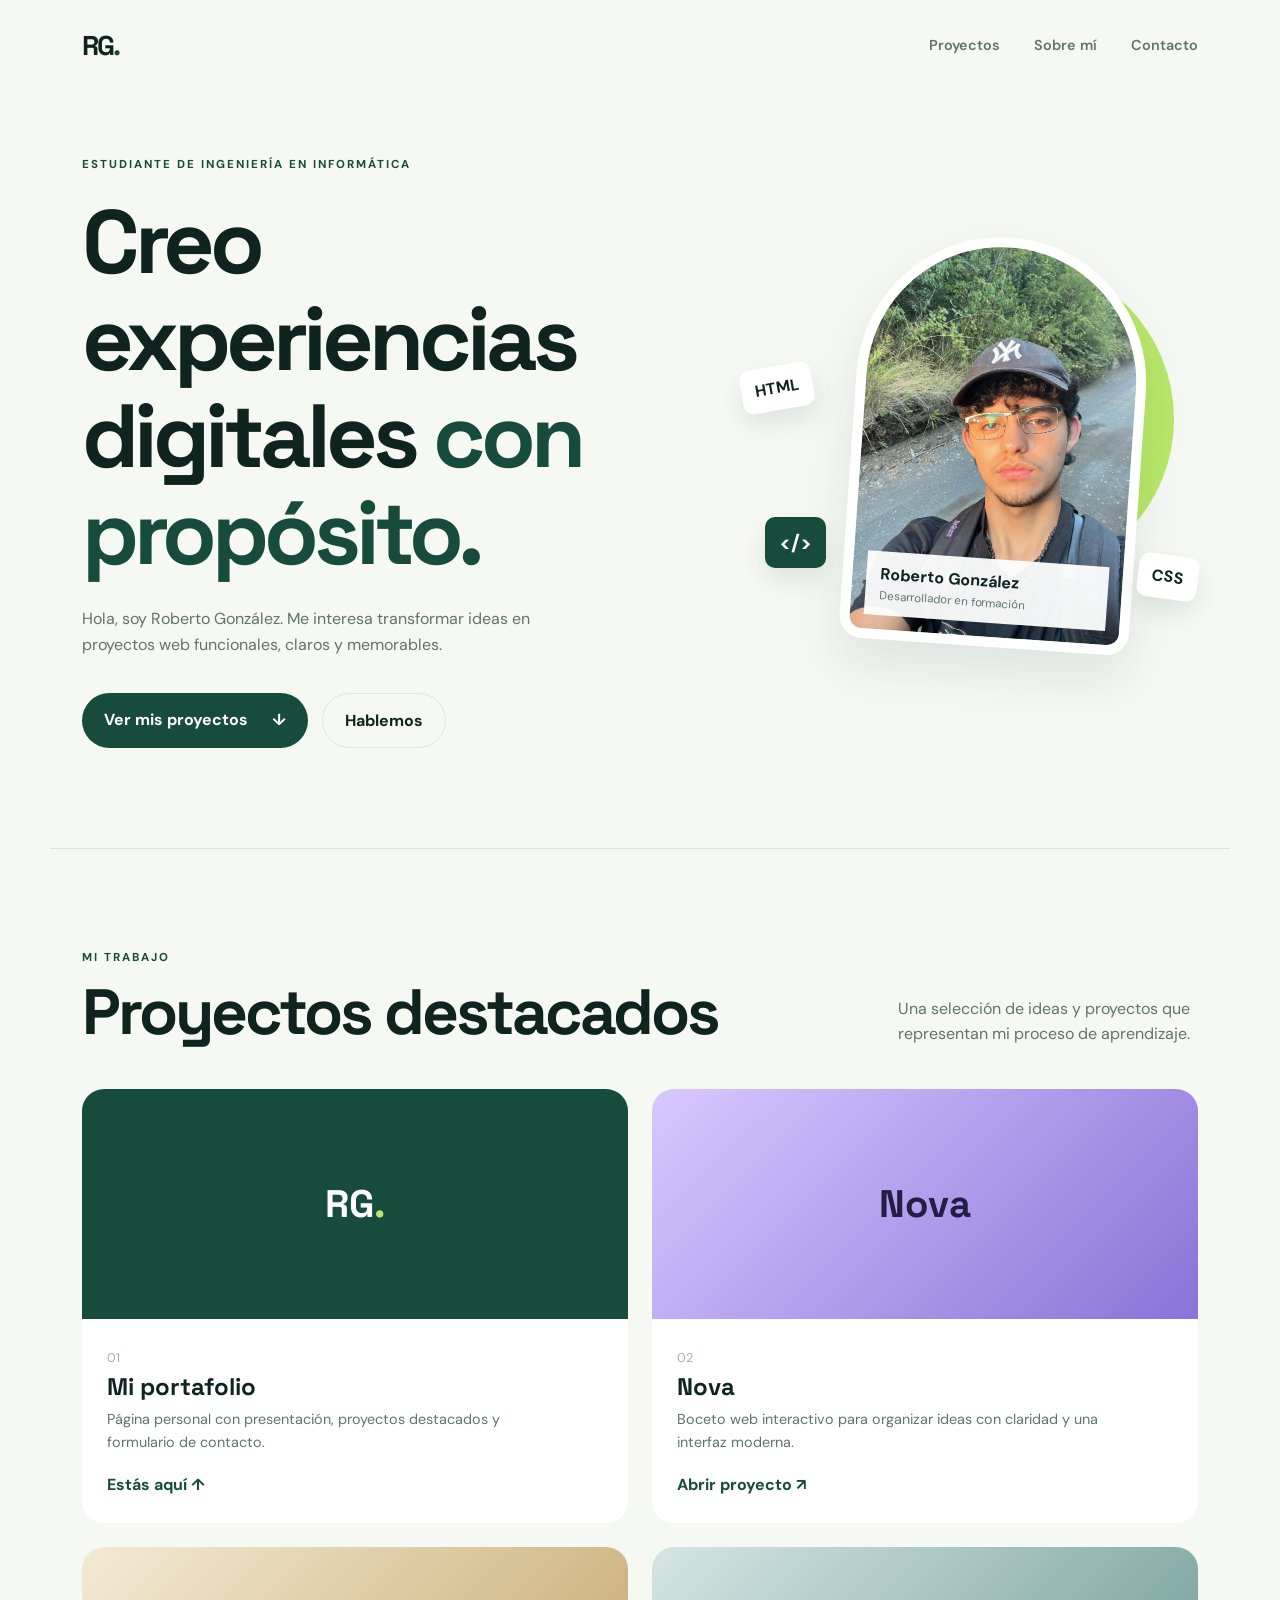
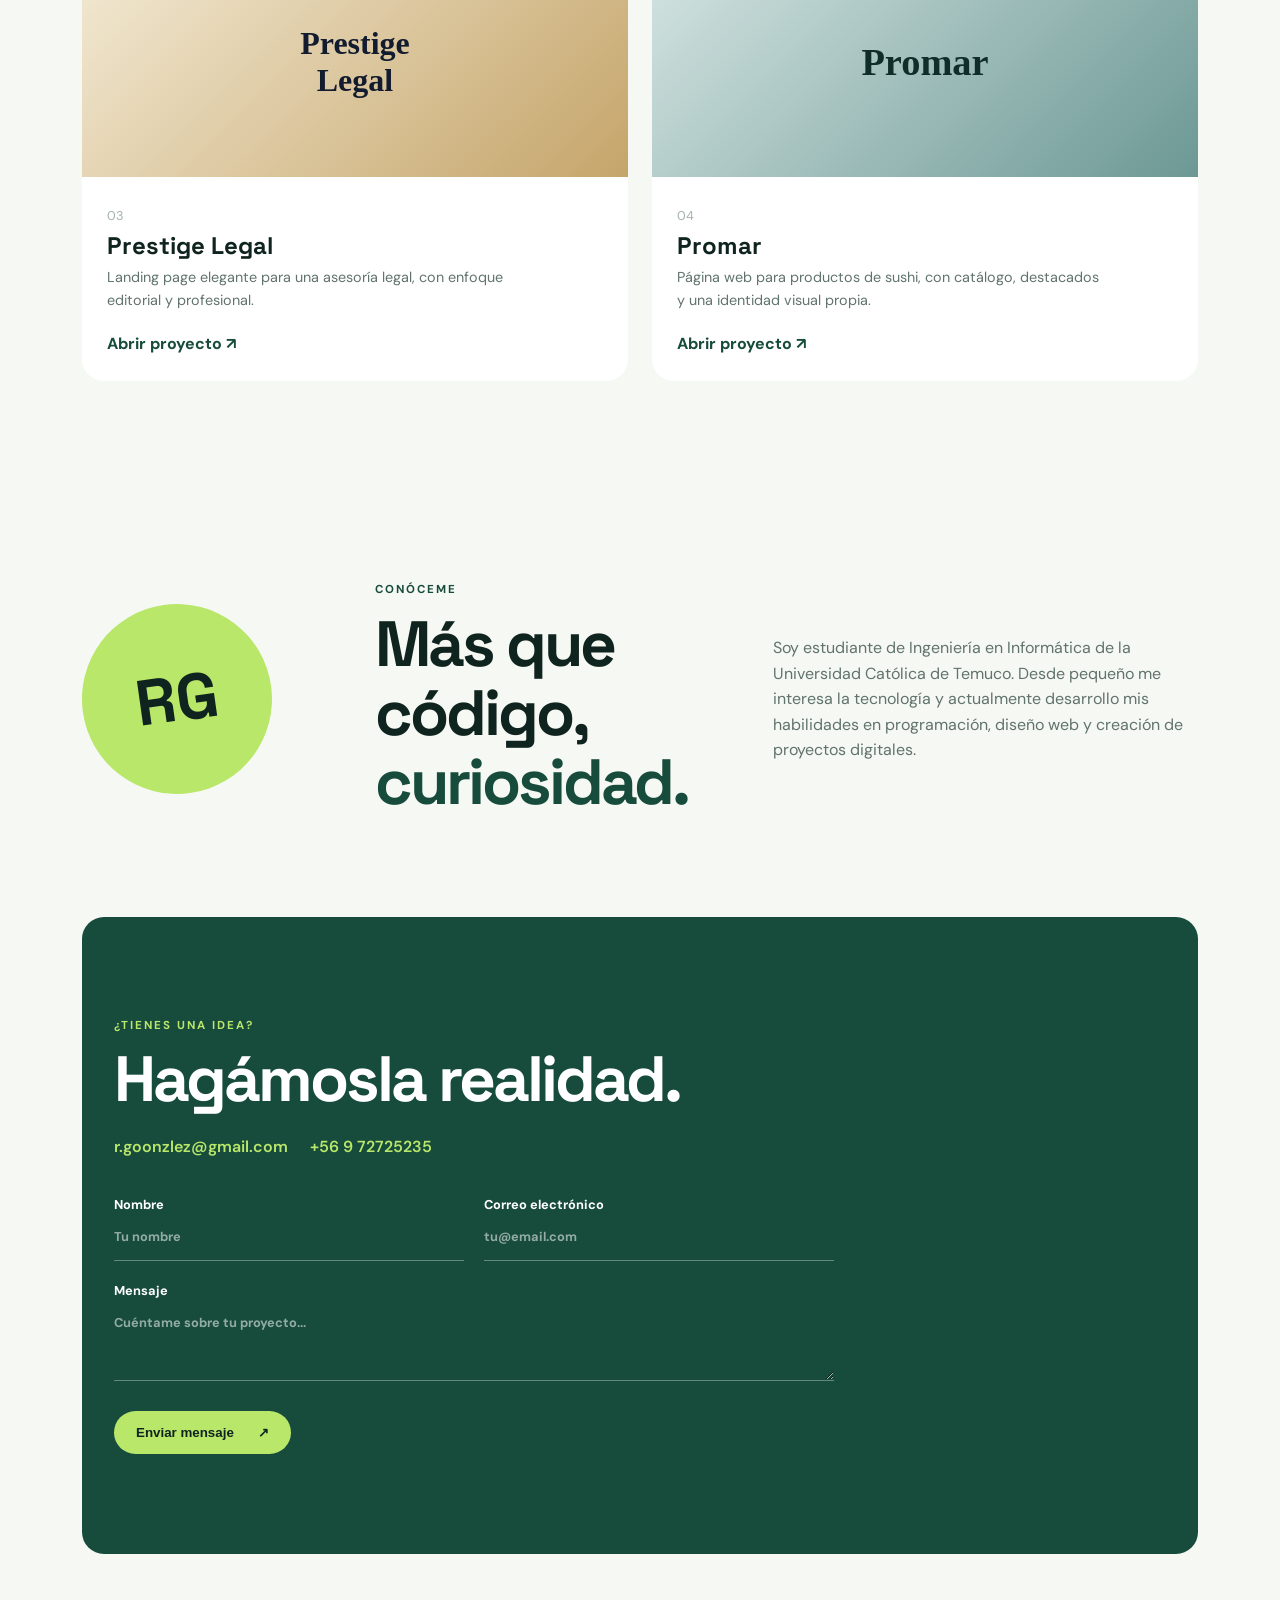
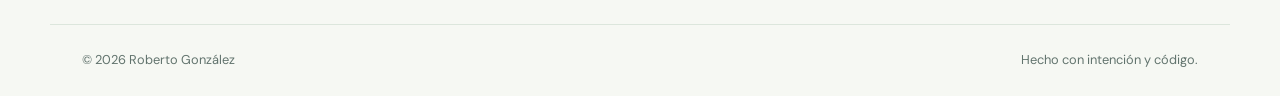
<file: Backend 2/proyecto de frontend/pryecto 1.html>
<!DOCTYPE html>
<html lang="es">
<head>
    <meta charset="UTF-8">
    <meta name="viewport" content="width=device-width, initial-scale=1.0">
    <meta name="description" content="Portafolio personal de Roberto González, estudiante de ingeniería en informática.">
    <title>Roberto González | Portafolio</title>
    <link rel="stylesheet" href="styles.css">
</head>
<body>
    <header class="site-header">
        <a class="logo" href="#inicio">RG<span>.</span></a>
        <nav aria-label="Navegación principal">
            <a href="#proyectos">Proyectos</a>
            <a href="#sobre-mi">Sobre mí</a>
            <a href="#contacto">Contacto</a>
        </nav>
    </header>

    <main>
        <section class="hero" id="inicio">
            <div class="hero-copy">
                <p class="eyebrow">Estudiante de ingeniería en informática</p>
                <h1>Creo experiencias digitales <span>con propósito.</span></h1>
                <p class="hero-text">Hola, soy Roberto González. Me interesa transformar ideas en proyectos web funcionales, claros y memorables.</p>
                <div class="hero-actions">
                    <a class="button button-primary" href="#proyectos">Ver mis proyectos <span>↓</span></a>
                    <a class="button button-ghost" href="#contacto">Hablemos</a>
                </div>
            </div>
            <div class="profile-wrap">
                <div class="profile-glow"></div>
                <div class="profile-card">
                    <img src="foto-presentacion.jpeg" alt="Foto de Roberto González">
                    <div class="profile-label"><strong>Roberto González</strong><span>Desarrollador en formación</span></div>
                </div>
                <span class="floating-tag tag-one">HTML</span>
                <span class="floating-tag tag-two">CSS</span>
                <span class="floating-tag tag-three">&lt;/&gt;</span>
            </div>
        </section>

        <section class="section projects-section" id="proyectos">
            <div class="section-heading">
                <div><p class="eyebrow">Mi trabajo</p><h2>Proyectos destacados</h2></div>
                <p>Una selección de ideas y proyectos que representan mi proceso de aprendizaje.</p>
            </div>
            <div class="projects-grid">
                <article class="project-card">
                    <div class="project-visual visual-portfolio" role="img" aria-label="Vista previa de mi portafolio"><span>RG<span>.</span></span></div>
                    <div class="project-content"><span class="project-number">01</span><h3>Mi portafolio</h3><p>Página personal con presentación, proyectos destacados y formulario de contacto.</p><a href="#inicio" class="project-link">Estás aquí ↑</a></div>
                </article>
                <article class="project-card">
                    <div class="project-visual visual-nova" role="img" aria-label="Vista previa del proyecto Nova"><span>Nova</span></div>
                    <div class="project-content"><span class="project-number">02</span><h3>Nova</h3><p>Boceto web interactivo para organizar ideas con claridad y una interfaz moderna.</p><a href="proyecto%202/boceto%201.html" class="project-link">Abrir proyecto ↗</a></div>
                </article>
                <article class="project-card">
                    <div class="project-visual visual-legal" role="img" aria-label="Vista previa de Prestige Legal"><span>Prestige<br>Legal</span></div>
                    <div class="project-content"><span class="project-number">03</span><h3>Prestige Legal</h3><p>Landing page elegante para una asesoría legal, con enfoque editorial y profesional.</p><a href="proyecto%203-legal%20page/prestige_legal_perfil_profesional_espa_ol/code.html" class="project-link">Abrir proyecto ↗</a></div>
                </article>
                <article class="project-card">
                    <div class="project-visual visual-promar" role="img" aria-label="Vista previa de Promar"><span>Promar</span></div>
                    <div class="project-content"><span class="project-number">04</span><h3>Promar</h3><p>Página web para productos de sushi, con catálogo, destacados y una identidad visual propia.</p><a href="proyecto%204/index.html" class="project-link">Abrir proyecto ↗</a></div>
                </article>
            </div>
        </section>

        <section class="section about-section" id="sobre-mi">
            <div class="about-mark">RG</div>
            <div><p class="eyebrow">Conóceme</p><h2>Más que código,<br><span>curiosidad.</span></h2></div>
            <p class="about-text">Soy estudiante de Ingeniería en Informática de la Universidad Católica de Temuco. Desde pequeño me interesa la tecnología y actualmente desarrollo mis habilidades en programación, diseño web y creación de proyectos digitales.</p>
        </section>

        <section class="section contact-section" id="contacto">
            <p class="eyebrow">¿Tienes una idea?</p>
            <h2>Hagámosla realidad.</h2>
            <p class="contact-details">
                <a href="mailto:r.goonzlez@gmail.com">r.goonzlez@gmail.com</a>
                <a href="tel:+56972725235">+56 9 72725235</a>
            </p>
            <form action="mailto:r.goonzlez@gmail.com" method="post" enctype="text/plain">
                <div class="form-row"><label for="nombre">Nombre<input type="text" id="nombre" name="nombre" placeholder="Tu nombre" required></label><label for="email">Correo electrónico<input type="email" id="email" name="email" placeholder="tu@email.com" required></label></div>
                <label for="mensaje">Mensaje<textarea id="mensaje" name="mensaje" placeholder="Cuéntame sobre tu proyecto..." required></textarea></label>
                <button class="button button-primary" type="submit">Enviar mensaje <span>↗</span></button>
            </form>
        </section>
    </main>

    <footer><p>© 2026 Roberto González</p><p>Hecho con intención y código.</p></footer>
</body>
</html>
</file>
<file: styles.css>
@import url('https://fonts.googleapis.com/css2?family=DM+Sans:wght@400;500;600;700&family=Space+Grotesk:wght@500;600;700&display=swap');
:root{--ink:#10241f;--muted:#61736d;--cream:#f6f8f3;--paper:#fff;--green:#b9e769;--deep-green:#174c3d;--line:#dce6dc;--radius:22px}
*{box-sizing:border-box;margin:0;padding:0}html{scroll-behavior:smooth}body{background:var(--cream);color:var(--ink);font:16px/1.6 'DM Sans',sans-serif}a{color:inherit;text-decoration:none}.site-header{align-items:center;display:flex;justify-content:space-between;margin:auto;max-width:1180px;padding:28px 32px}.logo{font:700 1.7rem 'Space Grotesk';letter-spacing:-2px}.logo span,h1 span,h2 span{color:var(--deep-green)}nav{display:flex;gap:34px}nav a{color:var(--muted);font-size:.9rem;font-weight:600}.hero{align-items:center;display:grid;gap:70px;grid-template-columns:1.1fr .9fr;margin:auto;max-width:1180px;min-height:650px;padding:65px 32px 100px}.eyebrow{color:var(--deep-green);font-size:.72rem;font-weight:700;letter-spacing:2px;text-transform:uppercase}h1,h2,h3{font-family:'Space Grotesk';line-height:1.08}h1{font-size:clamp(3.3rem,7vw,6.5rem);letter-spacing:-5px;margin:20px 0 25px;max-width:730px}.hero-text{color:var(--muted);max-width:500px}.hero-actions{display:flex;flex-wrap:wrap;gap:14px;margin-top:35px}.button{border:0;border-radius:50px;cursor:pointer;display:inline-flex;font-weight:700;gap:24px;padding:14px 22px;transition:.2s}.button:hover{box-shadow:0 10px 25px #174c3d22;transform:translateY(-3px)}.button-primary{background:var(--deep-green);color:#fff}.button-ghost{border:1px solid var(--line)}.profile-wrap{min-height:430px;position:relative}.profile-glow{background:var(--green);border-radius:50%;height:320px;position:absolute;right:5%;top:5%;width:320px}.profile-card{background:#d8e2cf;border:10px solid white;border-radius:180px 180px 28px 28px;box-shadow:0 25px 50px #174c3d1c;height:410px;overflow:hidden;position:absolute;right:12%;top:0;transform:rotate(4deg);width:290px}.profile-card img{height:100%;object-fit:cover;width:100%}.profile-label{background:#fffffff0;bottom:14px;left:14px;padding:10px 14px;position:absolute;right:14px}.profile-label strong,.profile-label span{display:block}.profile-label span{color:var(--muted);font-size:.72rem}.floating-tag{background:var(--paper);border-radius:10px;box-shadow:0 12px 25px #174c3d1c;font-weight:700;padding:9px 14px;position:absolute}.tag-one{left:3%;top:30%;transform:rotate(-10deg)}.tag-two{bottom:16%;right:0;transform:rotate(8deg)}.tag-three{background:var(--deep-green);color:#fff;font-size:1.3rem;left:8%;top:65%}.section{margin:auto;max-width:1180px;padding:100px 32px}.projects-section{border-top:1px solid var(--line)}.section-heading{align-items:end;display:flex;justify-content:space-between;margin-bottom:42px}.section-heading>p{color:var(--muted);max-width:300px}.section h2{font-size:clamp(2.3rem,5vw,4.2rem);letter-spacing:-3px;margin-top:10px}.projects-grid{display:grid;gap:24px;grid-template-columns:repeat(2,1fr)}.project-card{background:var(--paper);border-radius:var(--radius);overflow:hidden;transition:.25s}.project-card:hover{box-shadow:0 20px 35px #174c3d16;transform:translateY(-8px)}.project-content{padding:25px}.project-number{color:#a5b3aa;font-size:.8rem}.project-content h3{font-size:1.5rem;margin:5px 0 8px}.project-content p{color:var(--muted);font-size:.9rem;max-width:430px}.project-link{color:var(--deep-green);display:inline-block;font-weight:700;margin-top:18px}.project-visual{align-items:center;display:flex;font:700 2.4rem 'Space Grotesk';height:230px;justify-content:center;text-align:center}.project-visual span span{color:var(--green)}.visual-portfolio{background:var(--deep-green);color:#fff}.visual-nova{background:linear-gradient(135deg,#d8c8ff,#8b72d8);color:#251d45}.visual-legal{background:linear-gradient(135deg,#f3ead5,#c5a56a);color:#131b2e;font:600 2rem Georgia}.visual-promar{background:linear-gradient(135deg,#d5e5e3,#6c9894);color:#102d2a;font-family:Georgia}.about-section{align-items:center;display:grid;gap:45px;grid-template-columns:.7fr 1fr 1.2fr}.about-mark{align-items:center;background:var(--green);border-radius:50%;display:flex;font:700 4rem 'Space Grotesk';height:190px;justify-content:center;transform:rotate(-8deg);width:190px}.about-text{color:var(--muted)}.contact-section{background:var(--deep-green);border-radius:var(--radius);color:#fff;margin-bottom:70px;max-width:1116px}.contact-section .eyebrow{color:var(--green)}.contact-section h2{margin-bottom:40px}.contact-section form{max-width:720px}.form-row{display:grid;gap:20px;grid-template-columns:1fr 1fr}.contact-section label{display:block;font-size:.8rem;font-weight:700;margin-bottom:20px}.contact-section input,.contact-section textarea{background:transparent;border:0;border-bottom:1px solid #ffffff55;color:#fff;display:block;font:inherit;outline:0;padding:12px 0;width:100%}.contact-section textarea{min-height:80px;resize:vertical}.contact-section ::placeholder{color:#ffffff88}.contact-section .button{background:var(--green);color:var(--ink);margin-top:10px}footer{border-top:1px solid var(--line);color:var(--muted);display:flex;font-size:.8rem;justify-content:space-between;margin:auto;max-width:1180px;padding:25px 32px}
.contact-details{display:flex;flex-wrap:wrap;gap:22px;margin:-20px 0 35px}.contact-details a{color:var(--green);font-weight:600}.contact-details a:hover{text-decoration:underline}
.projects-grid{list-style:none}.project-visual{margin:0}.contact-section fieldset{border:0;margin:0;padding:0}.visually-hidden{height:1px;margin:-1px;overflow:hidden;position:absolute;width:1px;clip:rect(0,0,0,0);white-space:nowrap}
@media(max-width:760px){.site-header{padding:22px 20px}nav{gap:13px}nav a{font-size:.75rem}.hero{gap:25px;grid-template-columns:1fr;padding:55px 20px 80px}.profile-wrap{min-height:400px}.profile-card{right:15%}.section{padding:70px 20px}.section-heading,.about-section{align-items:start;display:flex;flex-direction:column}.projects-grid,.form-row{grid-template-columns:1fr}.about-mark{height:130px;width:130px;font-size:2.7rem}.contact-section{border-radius:0;margin-bottom:0}footer{padding:22px 20px}}
</file>
<file: proyecto 4/styles.css>
:root{
    --rice:#F6F1E4;
    --rice-2:#EFE7D3;
    --nori:#182A20;
    --nori-2:#0F1D15;
    --wasabi:#71903E;
    --wasabi-dark:#566F2F;
    --salmon:#E3653F;
    --salmon-dark:#C74E2B;
    --soy:#3B2A1E;
    --ink:#1A1A1A;
    --line: rgba(59,42,30,0.16);
    --radius: 14px;
    --shadow: 0 10px 30px rgba(15,29,21,0.12);
  }
  *{box-sizing:border-box;}
  html{scroll-behavior:smooth;}
  body{
    margin:0;
    background:var(--rice);
    color:var(--soy);
    font-family:'Inter',sans-serif;
    -webkit-font-smoothing:antialiased;
  }
  h1,h2,h3,.display{
    font-family:'Zen Old Mincho',serif;
    color:var(--nori);
    margin:0;
    letter-spacing:0.01em;
  }
  .mono{font-family:'Space Mono',monospace;}
  a{color:inherit;text-decoration:none;}
  button{font-family:inherit;cursor:pointer;}
  img,svg{display:block;}
  .wrap{max-width:1180px;margin:0 auto;padding:0 24px;}
  .visually-hidden{position:absolute;width:1px;height:1px;overflow:hidden;clip:rect(0,0,0,0);}

  /* focus visibility */
  a:focus-visible, button:focus-visible, input:focus-visible{
    outline:2px solid var(--salmon);
    outline-offset:2px;
  }

  /* ---------- HEADER ---------- */
  header{
    position:sticky; top:0; z-index:50;
    background:rgba(246,241,228,0.92);
    backdrop-filter:blur(8px);
    border-bottom:1px solid var(--line);
  }
  .nav-row{
    display:flex; align-items:center; justify-content:space-between;
    padding:16px 24px;
  }
  .brand{display:flex; align-items:center; gap:10px;}
  .brand svg{width:34px;height:34px;color:var(--salmon);}
  .brand-name{font-family:'Zen Old Mincho',serif; font-size:1.25rem; color:var(--nori); font-weight:700;}
  .brand-name span{color:var(--salmon);}
  nav.links{display:flex; gap:28px; align-items:center;}
  nav.links a{font-size:0.95rem; font-weight:500; color:var(--soy); position:relative; padding:4px 0;}
  nav.links a:hover{color:var(--salmon);}
  .nav-actions{display:flex; align-items:center; gap:14px;}
  .cart-btn{
    display:flex; align-items:center; gap:8px;
    background:var(--nori); color:var(--rice);
    border:none; padding:10px 16px; border-radius:999px;
    font-size:0.9rem; font-weight:600;
  }
  .cart-btn svg{width:18px;height:18px;}
  .cart-count{
    background:var(--salmon); color:#fff; font-family:'Space Mono',monospace;
    font-size:0.75rem; padding:1px 7px; border-radius:999px; min-width:20px; text-align:center;
  }
  .menu-toggle{display:none; background:none; border:none; padding:6px;}
  .menu-toggle svg{width:26px;height:26px;color:var(--nori);}

  @media (max-width:860px){
    nav.links{
      position:fixed; inset:64px 0 0 0; background:var(--rice);
      flex-direction:column; padding:32px 24px; gap:22px;
      transform:translateY(-110%); transition:transform .35s ease;
      border-top:1px solid var(--line);
    }
    nav.links.open{transform:translateY(0);}
    nav.links a{font-size:1.1rem;}
    .menu-toggle{display:block;}
  }

  /* ---------- HERO ---------- */
  .hero{padding:72px 0 56px; overflow:hidden;}
  .hero .wrap{display:grid; grid-template-columns:1.1fr 0.9fr; gap:48px; align-items:center;}
  .eyebrow{
    font-family:'Space Mono',monospace; font-size:0.78rem; letter-spacing:0.14em;
    text-transform:uppercase; color:var(--wasabi-dark); font-weight:700;
    display:flex; align-items:center; gap:10px; margin-bottom:18px;
  }
  .eyebrow::before{content:''; width:26px; height:2px; background:var(--wasabi);}
  .hero h1{font-size:clamp(2.3rem,4.2vw,3.6rem); line-height:1.12; font-weight:700;}
  .hero h1 em{font-style:normal; color:var(--salmon);}
  .hero p.lead{font-size:1.08rem; line-height:1.65; max-width:46ch; margin:22px 0 30px; color:var(--soy); opacity:0.9;}
  .btn-row{display:flex; gap:14px; flex-wrap:wrap;}
  .btn{
    padding:14px 26px; border-radius:999px; font-weight:600; font-size:0.95rem;
    border:1px solid transparent; display:inline-flex; align-items:center; gap:8px;
  }
  .btn-primary{background:var(--salmon); color:#fff;}
  .btn-primary:hover{background:var(--salmon-dark);}
  .btn-ghost{background:transparent; border-color:var(--soy); color:var(--soy);}
  .btn-ghost:hover{background:var(--nori); color:var(--rice); border-color:var(--nori);}

  .hero-art{position:relative; display:flex; align-items:center; justify-content:center;}
  .roll-plate{width:100%; max-width:380px; aspect-ratio:1/1;}

  /* trust bar */
  .trust{background:var(--nori); color:var(--rice); padding:22px 0;}
  .trust .wrap{display:grid; grid-template-columns:repeat(4,1fr); gap:18px;}
  .trust-item{display:flex; align-items:center; gap:12px; font-size:0.88rem;}
  .trust-item svg{width:26px;height:26px; color:var(--wasabi); flex-shrink:0;}
  @media (max-width:860px){ .trust .wrap{grid-template-columns:repeat(2,1fr);} .hero .wrap{grid-template-columns:1fr;} .hero-art{order:-1;} }

  /* ---------- CINTA (signature conveyor belt) ---------- */
  .cinta-section{padding:64px 0 40px;}
  .section-head{display:flex; align-items:flex-end; justify-content:space-between; margin-bottom:28px; gap:20px; flex-wrap:wrap;}
  .section-head h2{font-size:1.9rem;}
  .section-head p{margin:8px 0 0; opacity:0.75; max-width:50ch;}
  .belt-outer{position:relative; padding:20px 0 30px;}
  .belt-track{
    display:flex; gap:22px; width:max-content;
    animation:beltmove 34s linear infinite;
  }
  .belt-outer:hover .belt-track{animation-play-state:paused;}
  @media (prefers-reduced-motion: reduce){ .belt-track{animation:none;} }
  @keyframes beltmove{
    from{transform:translateX(0);}
    to{transform:translateX(-50%);}
  }
  .belt-base{
    position:absolute; left:0; right:0; bottom:0; height:14px;
    background:repeating-linear-gradient(115deg, var(--nori) 0 18px, var(--wasabi-dark) 18px 22px);
    border-radius:8px; opacity:0.9;
  }
  .plate-card{
    background:var(--rice-2); border:1px solid var(--line); border-radius:var(--radius);
    padding:16px; width:210px; flex-shrink:0; box-shadow:var(--shadow);
  }
  .plate-badge{
    display:inline-block; font-family:'Space Mono',monospace; font-size:0.68rem;
    background:var(--salmon); color:#fff; padding:2px 8px; border-radius:999px; margin-bottom:10px;
  }
  .plate-icon{width:46px;height:46px; color:var(--wasabi-dark); margin-bottom:10px;}
  .plate-card h4{font-family:'Inter',sans-serif; font-weight:700; font-size:0.95rem; color:var(--nori); margin:0 0 4px;}
  .plate-card .price{font-family:'Space Mono',monospace; font-size:0.95rem; color:var(--soy); font-weight:700;}

  /* ---------- PRODUCTOS ---------- */
  .productos{padding:40px 0 80px;}
  .filter-row{
    display:flex; gap:14px; flex-wrap:wrap; align-items:center; justify-content:space-between;
    margin-bottom:32px; position:sticky; top:73px; z-index:20; background:var(--rice); padding:14px 0;
  }
  .pills{display:flex; gap:8px; flex-wrap:wrap;}
  .pill{
    padding:8px 16px; border-radius:999px; border:1px solid var(--line); background:#fff;
    font-size:0.85rem; font-weight:600; color:var(--soy);
  }
  .pill.active, .pill:hover{background:var(--nori); color:var(--rice); border-color:var(--nori);}
  .search-box{position:relative;}
  .search-box input{
    padding:10px 16px 10px 40px; border-radius:999px; border:1px solid var(--line);
    background:#fff; font-size:0.88rem; width:240px; color:var(--soy);
  }
  .search-box svg{position:absolute; left:13px; top:50%; transform:translateY(-50%); width:16px;height:16px; color:var(--soy); opacity:0.6;}

  .grid{display:grid; grid-template-columns:repeat(auto-fill,minmax(240px,1fr)); gap:20px;}
  .card{
    background:#fff; border:1px solid var(--line); border-radius:var(--radius);
    padding:20px; display:flex; flex-direction:column; gap:10px;
    opacity:0; transform:translateY(14px); transition:opacity .5s ease, transform .5s ease, box-shadow .2s ease;
  }
  .card.in-view{opacity:1; transform:translateY(0);}
  .card:hover{box-shadow:var(--shadow);}
  .card-top{display:flex; align-items:flex-start; justify-content:space-between;}
  .card-icon{
    width:52px;height:52px; border-radius:12px; background:var(--rice-2);
    display:flex; align-items:center; justify-content:center; color:var(--wasabi-dark);
  }
  .card-icon svg{width:28px;height:28px;}
  .badge{
    font-family:'Space Mono',monospace; font-size:0.65rem; background:var(--wasabi); color:#fff;
    padding:3px 9px; border-radius:999px; height:fit-content;
  }
  .card h3{font-size:1.02rem; font-weight:700; color:var(--nori); font-family:'Inter',sans-serif;}
  .card .desc{font-size:0.85rem; opacity:0.75; line-height:1.5; min-height:2.6em;}
  .card-bottom{display:flex; align-items:center; justify-content:space-between; margin-top:auto; padding-top:6px;}
  .price{font-family:'Space Mono',monospace; font-weight:700; font-size:1rem; color:var(--soy);}
  .add-btn{
    background:var(--nori); color:var(--rice); border:none; border-radius:999px;
    padding:9px 16px; font-size:0.82rem; font-weight:700; display:flex; align-items:center; gap:6px;
  }
  .add-btn:hover{background:var(--salmon-dark);}
  .add-btn svg{width:15px;height:15px;}
  .empty-msg{text-align:center; padding:60px 20px; opacity:0.7;}

  /* ---------- NOSOTROS ---------- */
  .nosotros{padding:70px 0; background:var(--rice-2);}
  .nosotros .wrap{display:grid; grid-template-columns:1fr 1fr; gap:50px; align-items:start;}
  .nosotros h2{font-size:1.9rem; margin-bottom:18px;}
  .nosotros p{line-height:1.7; opacity:0.85; margin-bottom:14px;}
  .valores{list-style:none; margin:0; padding:0; display:flex; flex-direction:column; gap:18px;}
  .valores li{display:flex; gap:14px; align-items:flex-start;}
  .valores svg{width:22px;height:22px; color:var(--salmon); flex-shrink:0; margin-top:2px;}
  .valores strong{display:block; color:var(--nori); font-size:0.95rem;}
  .valores span{font-size:0.86rem; opacity:0.75;}
  @media (max-width:860px){ .nosotros .wrap{grid-template-columns:1fr;} }

  /* ---------- CONTACTO / FOOTER ---------- */
  footer{background:var(--nori-2); color:var(--rice); padding:64px 0 28px;}
  .foot-grid{display:grid; grid-template-columns:1.4fr 1fr 1fr 1.2fr; gap:40px;}
  footer h4{font-size:0.85rem; text-transform:uppercase; letter-spacing:0.08em; font-family:'Space Mono',monospace; color:var(--wasabi); margin-bottom:16px;}
  footer .brand-name{color:var(--rice);}
  footer p.blurb{opacity:0.7; font-size:0.9rem; line-height:1.6; max-width:34ch; margin-top:14px;}
  footer ul{list-style:none; padding:0; margin:0; display:flex; flex-direction:column; gap:10px;}
  footer ul a{opacity:0.85; font-size:0.9rem;}
  footer ul a:hover{opacity:1; color:var(--wasabi);}
  .contact-form{display:flex; flex-direction:column; gap:10px;}
  .contact-form input{
    padding:10px 14px; border-radius:8px; border:1px solid rgba(246,241,228,0.2);
    background:rgba(246,241,228,0.06); color:var(--rice); font-size:0.85rem;
  }
  .contact-form input::placeholder{color:rgba(246,241,228,0.5);}
  .contact-form button{
    background:var(--salmon); color:#fff; border:none; padding:10px 14px; border-radius:8px;
    font-weight:700; font-size:0.85rem;
  }
  .foot-bottom{
    border-top:1px solid rgba(246,241,228,0.12); margin-top:48px; padding-top:22px;
    display:flex; justify-content:space-between; flex-wrap:wrap; gap:10px;
    font-size:0.78rem; opacity:0.55;
  }
  @media (max-width:860px){ .foot-grid{grid-template-columns:1fr 1fr; row-gap:32px;} }

  /* ---------- WHATSAPP FLOAT ---------- */
  .wa-float{
    position:fixed; bottom:24px; left:24px; z-index:60;
    background:var(--wasabi-dark); color:#fff; width:56px; height:56px; border-radius:50%;
    display:flex; align-items:center; justify-content:center; box-shadow:0 8px 20px rgba(0,0,0,0.25);
    border:none;
  }
  .wa-float svg{width:28px;height:28px;}
  .wa-float:hover{background:var(--wasabi);}

  /* ---------- CART DRAWER ---------- */
  .overlay{
    position:fixed; inset:0; background:rgba(15,29,21,0.45); z-index:70;
    opacity:0; pointer-events:none; transition:opacity .3s ease;
  }
  .overlay.open{opacity:1; pointer-events:auto;}
  .drawer{
    position:fixed; top:0; right:0; height:100%; width:min(400px,92vw); background:var(--rice);
    z-index:80; transform:translateX(100%); transition:transform .35s ease;
    display:flex; flex-direction:column; box-shadow:-10px 0 30px rgba(0,0,0,0.2);
  }
  .drawer.open{transform:translateX(0);}
  .drawer-head{
    display:flex; align-items:center; justify-content:space-between; padding:20px 22px;
    border-bottom:1px solid var(--line);
  }
  .drawer-head h3{font-size:1.2rem;}
  .drawer-close{background:none; border:none; padding:4px;}
  .drawer-close svg{width:22px;height:22px; color:var(--soy);}
  .drawer-items{flex:1; overflow-y:auto; padding:16px 22px; display:flex; flex-direction:column; gap:14px;}
  .drawer-item{display:flex; gap:12px; align-items:center; border-bottom:1px solid var(--line); padding-bottom:14px;}
  .drawer-item .di-icon{
    width:44px;height:44px; border-radius:10px; background:var(--rice-2); display:flex; align-items:center; justify-content:center;
    color:var(--wasabi-dark); flex-shrink:0;
  }
  .drawer-item .di-icon svg{width:24px;height:24px;}
  .di-info{flex:1; min-width:0;}
  .di-info h5{margin:0 0 4px; font-size:0.9rem; color:var(--nori); font-family:'Inter',sans-serif; font-weight:700;}
  .qty-row{display:flex; align-items:center; gap:8px;}
  .qty-btn{
    width:24px;height:24px; border-radius:50%; border:1px solid var(--line); background:#fff;
    display:flex; align-items:center; justify-content:center; font-size:0.9rem; line-height:1;
  }
  .qty-val{font-family:'Space Mono',monospace; font-size:0.85rem; min-width:18px; text-align:center;}
  .di-price{font-family:'Space Mono',monospace; font-size:0.85rem; font-weight:700; white-space:nowrap;}
  .di-remove{background:none; border:none; color:var(--salmon-dark); font-size:0.75rem; margin-top:4px; padding:0; text-decoration:underline;}
  .drawer-empty{padding:40px 10px; text-align:center; opacity:0.65;}
  .drawer-empty svg{width:48px;height:48px; margin:0 auto 12px; color:var(--wasabi);}
  .drawer-foot{border-top:1px solid var(--line); padding:20px 22px; display:flex; flex-direction:column; gap:12px;}
  .subtotal-row{display:flex; justify-content:space-between; font-size:1rem; font-weight:700; color:var(--nori);}
  .checkout-btn{
    background:var(--wasabi-dark); color:#fff; border:none; padding:14px; border-radius:999px;
    font-weight:700; font-size:0.95rem; display:flex; align-items:center; justify-content:center; gap:8px;
  }
  .checkout-btn:hover{background:var(--wasabi);}
  .checkout-btn:disabled{opacity:0.45; cursor:not-allowed;}
  .checkout-btn svg{width:18px;height:18px;}

  ::-webkit-scrollbar{width:8px;}
  ::-webkit-scrollbar-thumb{background:var(--line); border-radius:8px;}
</file>
<file: Backend 2/proyecto de frontend/styles.css>
@import url("https://fonts.googleapis.com/css2?family=DM+Sans:wght@400;500;600;700&family=Space+Grotesk:wght@500;600;700&display=swap");
:root {
  --ink: #10241f;
  --muted: #61736d;
  --cream: #f6f8f3;
  --paper: #fff;
  --green: #b9e769;
  --deep-green: #174c3d;
  --line: #dce6dc;
  --radius: 22px;
}
* {
  box-sizing: border-box;
  margin: 0;
  padding: 0;
}
html {
  scroll-behavior: smooth;
}
body {
  background: var(--cream);
  color: var(--ink);
  font:
    16px/1.6 "DM Sans",
    sans-serif;
}
a {
  color: inherit;
  text-decoration: none;
}
.site-header {
  align-items: center;
  display: flex;
  justify-content: space-between;
  margin: auto;
  max-width: 1180px;
  padding: 28px 32px;
}
.logo {
  font: 700 1.7rem "Space Grotesk";
  letter-spacing: -2px;
}
.logo span,
h1 span,
h2 span {
  color: var(--deep-green);
}
nav {
  display: flex;
  gap: 34px;
}
nav a {
  color: var(--muted);
  font-size: 0.9rem;
  font-weight: 600;
}
.hero {
  align-items: center;
  display: grid;
  gap: 70px;
  grid-template-columns: 1.1fr 0.9fr;
  margin: auto;
  max-width: 1180px;
  min-height: 650px;
  padding: 65px 32px 100px;
}
.eyebrow {
  color: var(--deep-green);
  font-size: 0.72rem;
  font-weight: 700;
  letter-spacing: 2px;
  text-transform: uppercase;
}
h1,
h2,
h3 {
  font-family: "Space Grotesk";
  line-height: 1.08;
}
h1 {
  font-size: clamp(3.3rem, 7vw, 6.5rem);
  letter-spacing: -5px;
  margin: 20px 0 25px;
  max-width: 730px;
}
.hero-text {
  color: var(--muted);
  max-width: 500px;
}
.hero-actions {
  display: flex;
  flex-wrap: wrap;
  gap: 14px;
  margin-top: 35px;
}
.button {
  border: 0;
  border-radius: 50px;
  cursor: pointer;
  display: inline-flex;
  font-weight: 700;
  gap: 24px;
  padding: 14px 22px;
  transition: 0.2s;
}
.button:hover {
  box-shadow: 0 10px 25px #174c3d22;
  transform: translateY(-3px);
}
.button-primary {
  background: var(--deep-green);
  color: #fff;
}
.button-ghost {
  border: 1px solid var(--line);
}
.profile-wrap {
  min-height: 430px;
  position: relative;
}
.profile-glow {
  background: var(--green);
  border-radius: 50%;
  height: 320px;
  position: absolute;
  right: 5%;
  top: 5%;
  width: 320px;
}
.profile-card {
  background: #d8e2cf;
  border: 10px solid white;
  border-radius: 180px 180px 28px 28px;
  box-shadow: 0 25px 50px #174c3d1c;
  height: 410px;
  overflow: hidden;
  position: absolute;
  right: 12%;
  top: 0;
  transform: rotate(4deg);
  width: 290px;
}
.profile-card img {
  height: 100%;
  object-fit: cover;
  width: 100%;
}
.profile-label {
  background: #fffffff0;
  bottom: 14px;
  left: 14px;
  padding: 10px 14px;
  position: absolute;
  right: 14px;
}
.profile-label strong,
.profile-label span {
  display: block;
}
.profile-label span {
  color: var(--muted);
  font-size: 0.72rem;
}
.floating-tag {
  background: var(--paper);
  border-radius: 10px;
  box-shadow: 0 12px 25px #174c3d1c;
  font-weight: 700;
  padding: 9px 14px;
  position: absolute;
}
.tag-one {
  left: 3%;
  top: 30%;
  transform: rotate(-10deg);
}
.tag-two {
  bottom: 16%;
  right: 0;
  transform: rotate(8deg);
}
.tag-three {
  background: var(--deep-green);
  color: #fff;
  font-size: 1.3rem;
  left: 8%;
  top: 65%;
}
.section {
  margin: auto;
  max-width: 1180px;
  padding: 100px 32px;
}
.projects-section {
  border-top: 1px solid var(--line);
}
.section-heading {
  align-items: end;
  display: flex;
  justify-content: space-between;
  margin-bottom: 42px;
}
.section-heading > p {
  color: var(--muted);
  max-width: 300px;
}
.section h2 {
  font-size: clamp(2.3rem, 5vw, 4.2rem);
  letter-spacing: -3px;
  margin-top: 10px;
}
.projects-grid {
  display: grid;
  gap: 24px;
  grid-template-columns: repeat(2, 1fr);
}
.project-card {
  background: var(--paper);
  border-radius: var(--radius);
  overflow: hidden;
  transition: 0.25s;
}
.project-card:hover {
  box-shadow: 0 20px 35px #174c3d16;
  transform: translateY(-8px);
}
.project-content {
  padding: 25px;
}
.project-number {
  color: #a5b3aa;
  font-size: 0.8rem;
}
.project-content h3 {
  font-size: 1.5rem;
  margin: 5px 0 8px;
}
.project-content p {
  color: var(--muted);
  font-size: 0.9rem;
  max-width: 430px;
}
.project-link {
  color: var(--deep-green);
  display: inline-block;
  font-weight: 700;
  margin-top: 18px;
}
.project-visual {
  align-items: center;
  display: flex;
  font: 700 2.4rem "Space Grotesk";
  height: 230px;
  justify-content: center;
  text-align: center;
}
.project-visual span span {
  color: var(--green);
}
.visual-portfolio {
  background: var(--deep-green);
  color: #fff;
}
.visual-nova {
  background: linear-gradient(135deg, #d8c8ff, #8b72d8);
  color: #251d45;
}
.visual-legal {
  background: linear-gradient(135deg, #f3ead5, #c5a56a);
  color: #131b2e;
  font: 600 2rem Georgia;
}
.visual-promar {
  background: linear-gradient(135deg, #d5e5e3, #6c9894);
  color: #102d2a;
  font-family: Georgia;
}
.about-section {
  align-items: center;
  display: grid;
  gap: 45px;
  grid-template-columns: 0.7fr 1fr 1.2fr;
}
.about-mark {
  align-items: center;
  background: var(--green);
  border-radius: 50%;
  display: flex;
  font: 700 4rem "Space Grotesk";
  height: 190px;
  justify-content: center;
  transform: rotate(-8deg);
  width: 190px;
}
.about-text {
  color: var(--muted);
}
.contact-section {
  background: var(--deep-green);
  border-radius: var(--radius);
  color: #fff;
  margin-bottom: 70px;
  max-width: 1116px;
}
.contact-section .eyebrow {
  color: var(--green);
}
.contact-section h2 {
  margin-bottom: 40px;
}
.contact-section form {
  max-width: 720px;
}
.form-row {
  display: grid;
  gap: 20px;
  grid-template-columns: 1fr 1fr;
}
.contact-section label {
  display: block;
  font-size: 0.8rem;
  font-weight: 700;
  margin-bottom: 20px;
}
.contact-section input,
.contact-section textarea {
  background: transparent;
  border: 0;
  border-bottom: 1px solid #ffffff55;
  color: #fff;
  display: block;
  font: inherit;
  outline: 0;
  padding: 12px 0;
  width: 100%;
}
.contact-section textarea {
  min-height: 80px;
  resize: vertical;
}
.contact-section ::placeholder {
  color: #ffffff88;
}
.contact-section .button {
  background: var(--green);
  color: var(--ink);
  margin-top: 10px;
}
footer {
  border-top: 1px solid var(--line);
  color: var(--muted);
  display: flex;
  font-size: 0.8rem;
  justify-content: space-between;
  margin: auto;
  max-width: 1180px;
  padding: 25px 32px;
}
.contact-details {
  display: flex;
  flex-wrap: wrap;
  gap: 22px;
  margin: -20px 0 35px;
}
.contact-details a {
  color: var(--green);
  font-weight: 600;
}
.contact-details a:hover {
  text-decoration: underline;
}
.projects-grid {
  list-style: none;
}
.project-visual {
  margin: 0;
}
.contact-section fieldset {
  border: 0;
  margin: 0;
  padding: 0;
}
.visually-hidden {
  height: 1px;
  margin: -1px;
  overflow: hidden;
  position: absolute;
  width: 1px;
  clip: rect(0, 0, 0, 0);
  white-space: nowrap;
}
@media (max-width: 760px) {
  .site-header {
    padding: 22px 20px;
  }
  nav {
    gap: 13px;
  }
  nav a {
    font-size: 0.75rem;
  }
  .hero {
    gap: 25px;
    grid-template-columns: 1fr;
    padding: 55px 20px 80px;
  }
  .profile-wrap {
    min-height: 400px;
  }
  .profile-card {
    right: 15%;
  }
  .section {
    padding: 70px 20px;
  }
  .section-heading,
  .about-section {
    align-items: start;
    display: flex;
    flex-direction: column;
  }
  .projects-grid,
  .form-row {
    grid-template-columns: 1fr;
  }
  .about-mark {
    height: 130px;
    width: 130px;
    font-size: 2.7rem;
  }
  .contact-section {
    border-radius: 0;
    margin-bottom: 0;
  }
  footer {
    padding: 22px 20px;
  }
}
</file>
<file: proyecto 2/boceto 1.css>
/* =========================================================
   NOVA — Organic Ethos design system
   Paleta y reglas basadas en organic_ethos/DESIGN.md
   ========================================================= */

:root,
html[data-theme="light"] {
  /* Colores — Organic Ethos */
  --surface: #f8faf5;
  --surface-dim: #d9dbd6;
  --surface-bright: #f8faf5;
  --surface-container-lowest: #ffffff;
  --surface-container-low: #f3f4ef;
  --surface-container: #edeeea;
  --surface-container-high: #e7e9e4;
  --surface-container-highest: #e1e3de;

  --on-surface: #191c1a;
  --on-surface-variant: #424940;
  --inverse-surface: #2e312e;
  --inverse-on-surface: #f0f1ec;

  --outline: #72796f;
  --outline-variant: #c2c8bd;

  --primary: #3b6138;
  --on-primary: #ffffff;
  --primary-container: #537a4f;
  --on-primary-container: #deffd6;
  --primary-fixed: #c2eeba;

  --secondary: #805533;
  --on-secondary: #ffffff;
  --secondary-container: #fdc39a;
  --on-secondary-container: #794e2e;

  --tertiary: #595953;
  --on-tertiary: #ffffff;
  --tertiary-container: #72716b;

  --error: #ba1a1a;
  --on-error: #ffffff;
  --error-container: #ffdad6;
  --on-error-container: #93000a;

  --background: #f8faf5;
  --on-background: #191c1a;

  /* Tipografía */
  --font-main: "Plus Jakarta Sans", system-ui, sans-serif;

  /* Forma */
  --radius-sm: 0.25rem;
  --radius: 0.5rem;
  --radius-md: 0.75rem;
  --radius-lg: 1rem;
  --radius-xl: 1.5rem;
  --radius-full: 9999px;

  /* Espaciado — escala base 8px */
  --space-xs: 4px;
  --space-base: 8px;
  --space-sm: 12px;
  --space-md: 24px;
  --space-lg: 40px;
  --space-xl: 64px;
  --space-gutter: 16px;
  --space-margin: 20px;

  /* Elevación */
  --shadow-soft: 0px 4px 20px rgba(0, 0, 0, 0.04);
  --shadow-active: 0px 6px 24px rgba(59, 97, 56, 0.16);
}

/* ---- Modo oscuro: misma filosofía "bosque", tonos invertidos ---- */
html[data-theme="dark"] {
  --surface: #14170f;
  --surface-dim: #14170f;
  --surface-bright: #2e312e;
  --surface-container-lowest: #0f120c;
  --surface-container-low: #191c16;
  --surface-container: #1d201a;
  --surface-container-high: #272b22;
  --surface-container-highest: #32362c;

  --on-surface: #e1e3de;
  --on-surface-variant: #c2c8bd;
  --inverse-surface: #e1e3de;
  --inverse-on-surface: #191c1a;

  --outline: #8c9388;
  --outline-variant: #424940;

  --primary: #a7d29f;
  --on-primary: #0c3d10;
  --primary-container: #2a4f28;
  --on-primary-container: #c2eeba;
  --primary-fixed: #c2eeba;

  --secondary: #f4bb92;
  --on-secondary: #4a2700;
  --secondary-container: #653d1e;
  --on-secondary-container: #ffdcc5;

  --tertiary: #c9c6c0;
  --on-tertiary: #2e2e2a;
  --tertiary-container: #474742;

  --error: #ffb4ab;
  --on-error: #690005;
  --error-container: #93000a;
  --on-error-container: #ffdad6;

  --background: #14170f;
  --on-background: #e1e3de;

  --shadow-soft: 0px 4px 20px rgba(0, 0, 0, 0.35);
  --shadow-active: 0px 6px 24px rgba(167, 210, 159, 0.18);
}

/* ========================= RESET / BASE ========================= */
* { box-sizing: border-box; }

html { scroll-behavior: smooth; }

body {
  margin: 0;
  font-family: var(--font-main);
  background: var(--background);
  color: var(--on-background);
  -webkit-font-smoothing: antialiased;
  transition: background-color 0.4s ease, color 0.4s ease;
}

img { max-width: 100%; display: block; }

h1, h2, h3, h4 {
  margin: 0;
  font-weight: 700;
  letter-spacing: -0.01em;
  color: var(--on-surface);
}

p { margin: 0; color: var(--on-surface-variant); line-height: 1.6; }

a { color: inherit; text-decoration: none; }

button {
  font-family: var(--font-main);
  cursor: pointer;
  border: none;
  background: none;
  color: inherit;
}

ul { list-style: none; margin: 0; padding: 0; }

.eyebrow {
  display: inline-block;
  font-size: 12px;
  font-weight: 600;
  letter-spacing: 0.06em;
  text-transform: uppercase;
  color: var(--primary);
  margin-bottom: var(--space-base);
}

/* ========================= HEADER / NAV ========================= */
.site-header {
  background: linear-gradient(180deg, var(--surface-container-low), var(--background) 70%);
}

.nav-wrap {
  position: sticky;
  top: 0;
  z-index: 50;
  display: flex;
  align-items: center;
  justify-content: space-between;
  gap: var(--space-md);
  padding: var(--space-sm) var(--space-margin);
  background: color-mix(in srgb, var(--surface) 85%, transparent);
  backdrop-filter: blur(20px);
  border-bottom: 1px solid var(--outline-variant);
}

.brand {
  display: flex;
  align-items: center;
  gap: var(--space-base);
  font-weight: 700;
  font-size: 20px;
  color: var(--primary);
}

.brand-mark {
  display: inline-flex;
  align-items: center;
  justify-content: center;
  width: 32px;
  height: 32px;
  border-radius: var(--radius-full);
  background: var(--primary-container);
  color: var(--on-primary-container);
  font-size: 16px;
}

.nav-links {
  display: flex;
  gap: var(--space-md);
}

.nav-link {
  font-weight: 600;
  font-size: 14px;
  color: var(--on-surface-variant);
  padding: var(--space-xs) var(--space-base);
  border-radius: var(--radius-full);
  transition: color 0.25s ease, background-color 0.25s ease;
}

.nav-link.active,
.nav-link:hover {
  color: var(--primary);
  background: var(--surface-container);
}

.nav-actions {
  display: flex;
  align-items: center;
  gap: var(--space-sm);
}

.icon-btn {
  width: 40px;
  height: 40px;
  border-radius: var(--radius-full);
  display: flex;
  align-items: center;
  justify-content: center;
  background: var(--surface-container);
  border: 1px solid var(--outline-variant);
  font-size: 16px;
  transition: transform 0.2s ease, background-color 0.2s ease;
}
.icon-btn:active { transform: scale(0.9); }

.nav-toggle {
  display: none;
  flex-direction: column;
  justify-content: center;
  gap: 5px;
  width: 40px;
  height: 40px;
  border-radius: var(--radius-full);
  background: var(--surface-container);
}
.nav-toggle span {
  width: 18px;
  height: 2px;
  margin: 0 auto;
  background: var(--on-surface);
  border-radius: var(--radius-full);
  transition: transform 0.25s ease, opacity 0.25s ease;
}
.nav-toggle.open span:nth-child(1) { transform: translateY(7px) rotate(45deg); }
.nav-toggle.open span:nth-child(2) { opacity: 0; }
.nav-toggle.open span:nth-child(3) { transform: translateY(-7px) rotate(-45deg); }

/* ========================= HERO ========================= */
.hero {
  display: grid;
  grid-template-columns: 1.1fr 0.9fr;
  gap: var(--space-xl);
  align-items: center;
  max-width: 1200px;
  margin: 0 auto;
  padding: var(--space-xl) var(--space-margin);
}

.hero-title {
  font-size: 40px;
  line-height: 48px;
  letter-spacing: -0.02em;
  margin-bottom: var(--space-sm);
}

.hero-sub {
  font-size: 18px;
  line-height: 28px;
  max-width: 480px;
  margin-bottom: var(--space-md);
}

.hero-cta {
  display: flex;
  gap: var(--space-sm);
  flex-wrap: wrap;
  margin-bottom: var(--space-lg);
}

.hero-stats {
  display: flex;
  gap: var(--space-lg);
}

.stat-num {
  display: block;
  font-size: 28px;
  font-weight: 700;
  color: var(--primary);
}

.stat-label {
  font-size: 13px;
  color: var(--on-surface-variant);
}

/* ---- hero panel: tarjeta de progreso ---- */
.hero-panel { display: flex; justify-content: center; }

.panel-card {
  width: 100%;
  max-width: 360px;
  background: var(--surface-container-lowest);
  border-radius: var(--radius-xl);
  padding: var(--space-md);
  box-shadow: var(--shadow-soft);
  border: 1px solid var(--outline-variant);
}

.panel-head {
  display: flex;
  align-items: center;
  justify-content: space-between;
  margin-bottom: var(--space-md);
}

.panel-title { font-weight: 700; font-size: 16px; }

.chip-btn {
  font-size: 12px;
  font-weight: 600;
  padding: 6px 14px;
  border-radius: var(--radius-full);
  background: var(--primary-fixed);
  color: #002204;
  transition: transform 0.2s ease;
}
.chip-btn:active { transform: scale(0.93); }

.progress-item { margin-bottom: var(--space-sm); }
.progress-item:last-child { margin-bottom: 0; }

.progress-label {
  display: flex;
  justify-content: space-between;
  font-size: 13px;
  font-weight: 600;
  color: var(--on-surface-variant);
  margin-bottom: 6px;
}

.progress-track {
  height: 8px;
  border-radius: var(--radius-full);
  background: var(--surface-container-high);
  overflow: hidden;
}

.progress-fill {
  height: 100%;
  border-radius: var(--radius-full);
  background: linear-gradient(90deg, var(--primary-container), var(--primary));
  transition: width 0.5s ease;
}

/* ========================= BOTONES ========================= */
.btn {
  display: inline-flex;
  align-items: center;
  justify-content: center;
  gap: 8px;
  padding: 14px 24px;
  border-radius: var(--radius-full);
  font-weight: 600;
  font-size: 14px;
  letter-spacing: 0.01em;
  transition: transform 0.18s ease, box-shadow 0.18s ease, background-color 0.2s ease;
}
.btn:active { transform: scale(0.96); }

.btn-primary {
  background: var(--primary);
  color: var(--on-primary);
  box-shadow: var(--shadow-soft);
}
.btn-primary:hover { box-shadow: var(--shadow-active); }

.btn-secondary {
  background: transparent;
  color: var(--secondary);
  border: 2px solid var(--secondary);
}
.btn-secondary:hover { background: var(--secondary-container); color: var(--on-secondary-container); border-color: transparent; }

.btn-block { width: 100%; margin-top: var(--space-sm); }

.btn-ghost {
  font-size: 13px;
  font-weight: 600;
  color: var(--on-surface-variant);
  padding: 6px 10px;
  border-radius: var(--radius-full);
  transition: color 0.2s ease, background-color 0.2s ease;
}
.btn-ghost:hover { color: var(--error); background: var(--error-container); }

/* ========================= SECCIONES ========================= */
.section {
  max-width: 1200px;
  margin: 0 auto;
  padding: var(--space-xl) var(--space-margin);
}

.section-alt { background: var(--surface-container-low); border-radius: var(--radius-xl); }

.section-head {
  max-width: 640px;
  margin: 0 auto var(--space-lg);
  text-align: center;
}

.section-head h2 {
  font-size: 32px;
  line-height: 40px;
  margin: var(--space-base) 0;
}

/* ========================= TABS ========================= */
.tabs {
  display: flex;
  justify-content: center;
  gap: var(--space-base);
  margin-bottom: var(--space-md);
  flex-wrap: wrap;
}

.tab {
  padding: 10px 20px;
  border-radius: var(--radius-full);
  font-size: 14px;
  font-weight: 600;
  background: var(--surface-container);
  color: var(--on-surface-variant);
  transition: background-color 0.25s ease, color 0.25s ease;
}

.tab.active {
  background: var(--primary);
  color: var(--on-primary);
}

.tab-panel[hidden] { display: none; }

.features-grid {
  display: grid;
  grid-template-columns: repeat(3, 1fr);
  gap: var(--space-gutter);
}

.feature-card {
  display: flex;
  flex-direction: column;
  align-items: center;
  gap: var(--space-base);
  padding: var(--space-md) var(--space-sm);
  background: var(--surface-container-lowest);
  border: 1px solid var(--outline-variant);
  border-radius: var(--radius-lg);
  box-shadow: var(--shadow-soft);
  text-align: center;
  transition: transform 0.2s ease, border-color 0.2s ease, box-shadow 0.2s ease;
}

.feature-card:hover { transform: translateY(-3px); }

.feature-card.selected {
  border-color: var(--primary);
  box-shadow: var(--shadow-active);
  background: color-mix(in srgb, var(--primary-fixed) 35%, var(--surface-container-lowest));
}

.feature-icon { font-size: 26px; }

.feature-title { font-size: 14px; font-weight: 600; color: var(--on-surface); }

.feature-hint {
  text-align: center;
  margin-top: var(--space-md);
  font-size: 14px;
  color: var(--on-surface-variant);
}

/* ========================= CARDS GENÉRICAS ========================= */
.card {
  background: var(--surface-container-lowest);
  border-radius: var(--radius-lg);
  border: 1px solid var(--outline-variant);
  box-shadow: var(--shadow-soft);
  padding: var(--space-md);
}

/* ========================= DEMO: IDEAS ========================= */
.demo-grid {
  display: grid;
  grid-template-columns: 0.9fr 1.1fr;
  gap: var(--space-md);
  align-items: start;
}

.field-label {
  display: block;
  font-size: 13px;
  font-weight: 600;
  color: var(--on-surface-variant);
  margin-bottom: 6px;
}

.text-input,
textarea {
  width: 100%;
  font-family: var(--font-main);
  font-size: 15px;
  padding: 12px 14px;
  border-radius: var(--radius);
  border: 1px solid var(--outline-variant);
  background: var(--surface-container-low);
  color: var(--on-surface);
  outline: none;
  transition: border-color 0.2s ease, box-shadow 0.2s ease;
}

.text-input:focus,
textarea:focus {
  border-color: var(--primary);
  box-shadow: 0 0 0 3px color-mix(in srgb, var(--primary) 18%, transparent);
}

.priority-fieldset {
  display: flex;
  gap: var(--space-base);
  margin: var(--space-sm) 0 var(--space-md);
  border: none;
  padding: 0;
}

.radio-pill {
  display: flex;
  align-items: center;
  gap: 6px;
  padding: 8px 14px;
  border-radius: var(--radius-full);
  background: var(--surface-container-low);
  border: 1px solid var(--outline-variant);
  font-size: 13px;
  font-weight: 600;
  color: var(--on-surface-variant);
  cursor: pointer;
  transition: background-color 0.2s ease, color 0.2s ease, border-color 0.2s ease;
}

.radio-pill input { accent-color: var(--primary); }

.radio-pill:has(input:checked) {
  background: var(--primary-fixed);
  color: #002204;
  border-color: transparent;
}

.list-head {
  display: flex;
  align-items: center;
  justify-content: space-between;
  font-size: 14px;
  font-weight: 700;
  margin-bottom: var(--space-sm);
}

.idea-list { display: flex; flex-direction: column; gap: var(--space-base); }

.idea-item {
  display: flex;
  align-items: center;
  gap: var(--space-base);
  min-height: 48px;
  padding: var(--space-base) var(--space-sm);
  background: var(--surface-container-low);
  border-radius: var(--radius);
}

.idea-text { flex: 1; font-size: 14px; color: var(--on-surface); }

.priority-tag {
  font-size: 11px;
  font-weight: 700;
  text-transform: uppercase;
  padding: 4px 10px;
  border-radius: var(--radius-full);
}
.priority-tag.alta { background: var(--error-container); color: var(--on-error-container); }
.priority-tag.media { background: var(--secondary-container); color: var(--on-secondary-container); }
.priority-tag.baja { background: var(--primary-fixed); color: #002204; }

.idea-remove {
  width: 26px;
  height: 26px;
  border-radius: var(--radius-full);
  display: flex;
  align-items: center;
  justify-content: center;
  color: var(--on-surface-variant);
  font-size: 16px;
  transition: background-color 0.2s ease, color 0.2s ease;
}
.idea-remove:hover { background: var(--error-container); color: var(--on-error-container); }

.idea-empty {
  text-align: center;
  padding: var(--space-md);
  font-size: 14px;
  color: var(--on-surface-variant);
}

/* ========================= CONTACTO ========================= */
.contact-card { max-width: 560px; margin: 0 auto; }

.field { margin-bottom: var(--space-sm); }

.field input,
.field textarea {
  width: 100%;
  font-family: var(--font-main);
  font-size: 15px;
  padding: 12px 14px;
  border-radius: var(--radius);
  border: 1px solid var(--outline-variant);
  background: var(--surface-container-low);
  color: var(--on-surface);
  outline: none;
  resize: vertical;
  transition: border-color 0.2s ease, box-shadow 0.2s ease;
}

.field input:focus,
.field textarea:focus {
  border-color: var(--primary);
  box-shadow: 0 0 0 3px color-mix(in srgb, var(--primary) 18%, transparent);
}

.field.invalid input,
.field.invalid textarea { border-color: var(--error); }

.error-msg {
  display: block;
  min-height: 16px;
  font-size: 12px;
  color: var(--error);
  margin-top: 4px;
}

/* ========================= FOOTER / UTILIDADES ========================= */
.site-footer {
  display: flex;
  align-items: center;
  justify-content: center;
  gap: var(--space-base);
  padding: var(--space-lg) var(--space-margin);
  font-size: 13px;
  color: var(--on-surface-variant);
  border-top: 1px solid var(--outline-variant);
}

.scroll-top {
  position: fixed;
  bottom: var(--space-md);
  right: var(--space-md);
  width: 44px;
  height: 44px;
  border-radius: var(--radius-full);
  background: var(--primary);
  color: var(--on-primary);
  font-size: 18px;
  display: flex;
  align-items: center;
  justify-content: center;
  box-shadow: var(--shadow-active);
  z-index: 40;
  transition: transform 0.2s ease;
}
.scroll-top:active { transform: scale(0.92); }

.toast {
  position: fixed;
  bottom: 24px;
  left: 50%;
  transform: translate(-50%, 16px);
  background: var(--inverse-surface);
  color: var(--inverse-on-surface);
  padding: 12px 20px;
  border-radius: var(--radius-full);
  font-size: 13px;
  font-weight: 600;
  opacity: 0;
  pointer-events: none;
  transition: opacity 0.3s ease, transform 0.3s ease;
  z-index: 100;
  box-shadow: var(--shadow-active);
}
.toast.show {
  opacity: 1;
  transform: translate(-50%, 0);
}

/* ========================= RESPONSIVE ========================= */
@media (max-width: 860px) {
  .hero { grid-template-columns: 1fr; padding-top: var(--space-lg); }
  .demo-grid { grid-template-columns: 1fr; }
  .features-grid { grid-template-columns: repeat(2, 1fr); }
}

@media (max-width: 640px) {
  .nav-links {
    position: absolute;
    top: 100%;
    left: 0;
    right: 0;
    flex-direction: column;
    gap: 0;
    background: var(--surface-container-lowest);
    border-bottom: 1px solid var(--outline-variant);
    max-height: 0;
    overflow: hidden;
    transition: max-height 0.3s ease;
  }
  .nav-links.open { max-height: 320px; }
  .nav-link { display: block; padding: var(--space-sm) var(--space-margin); border-radius: 0; }
  .nav-toggle { display: flex; }

  .hero-title { font-size: 28px; line-height: 36px; }
  .hero-stats { gap: var(--space-md); flex-wrap: wrap; }
  .features-grid { grid-template-columns: 1fr; }
}
</file>
